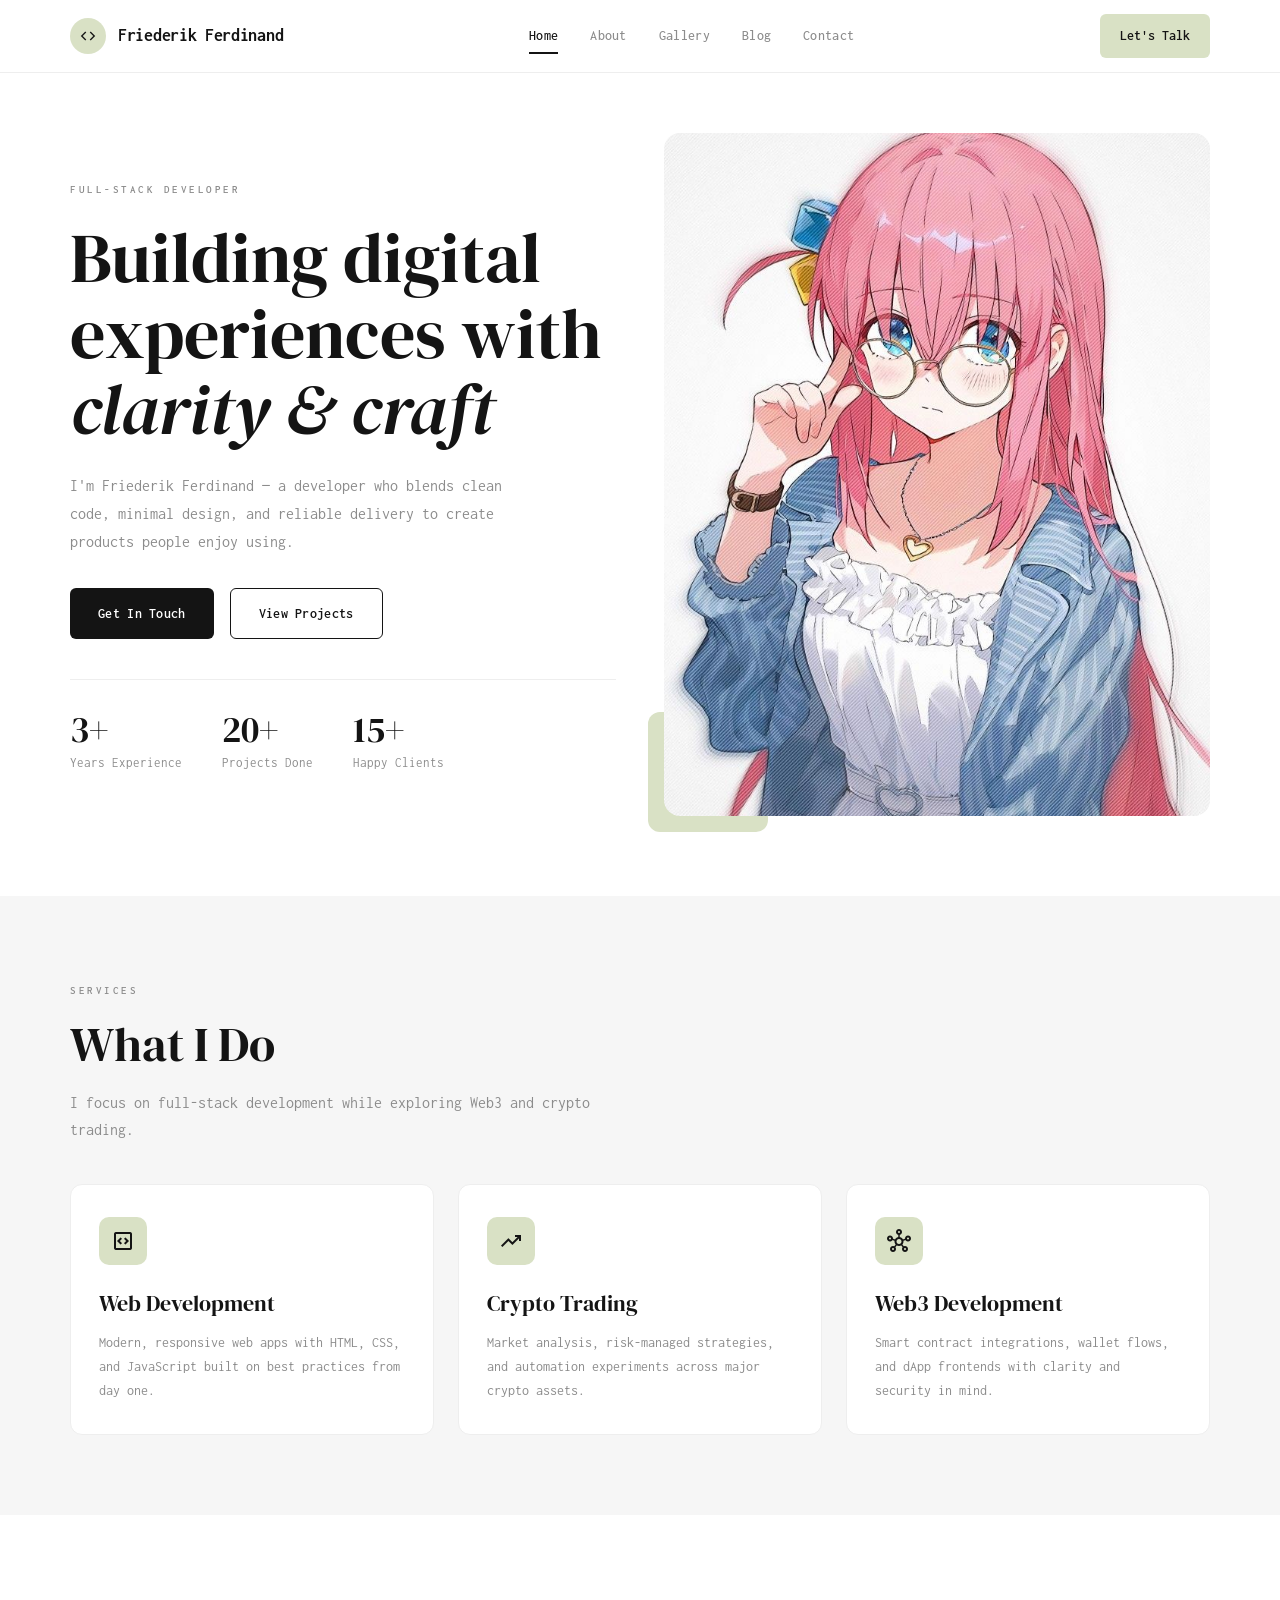
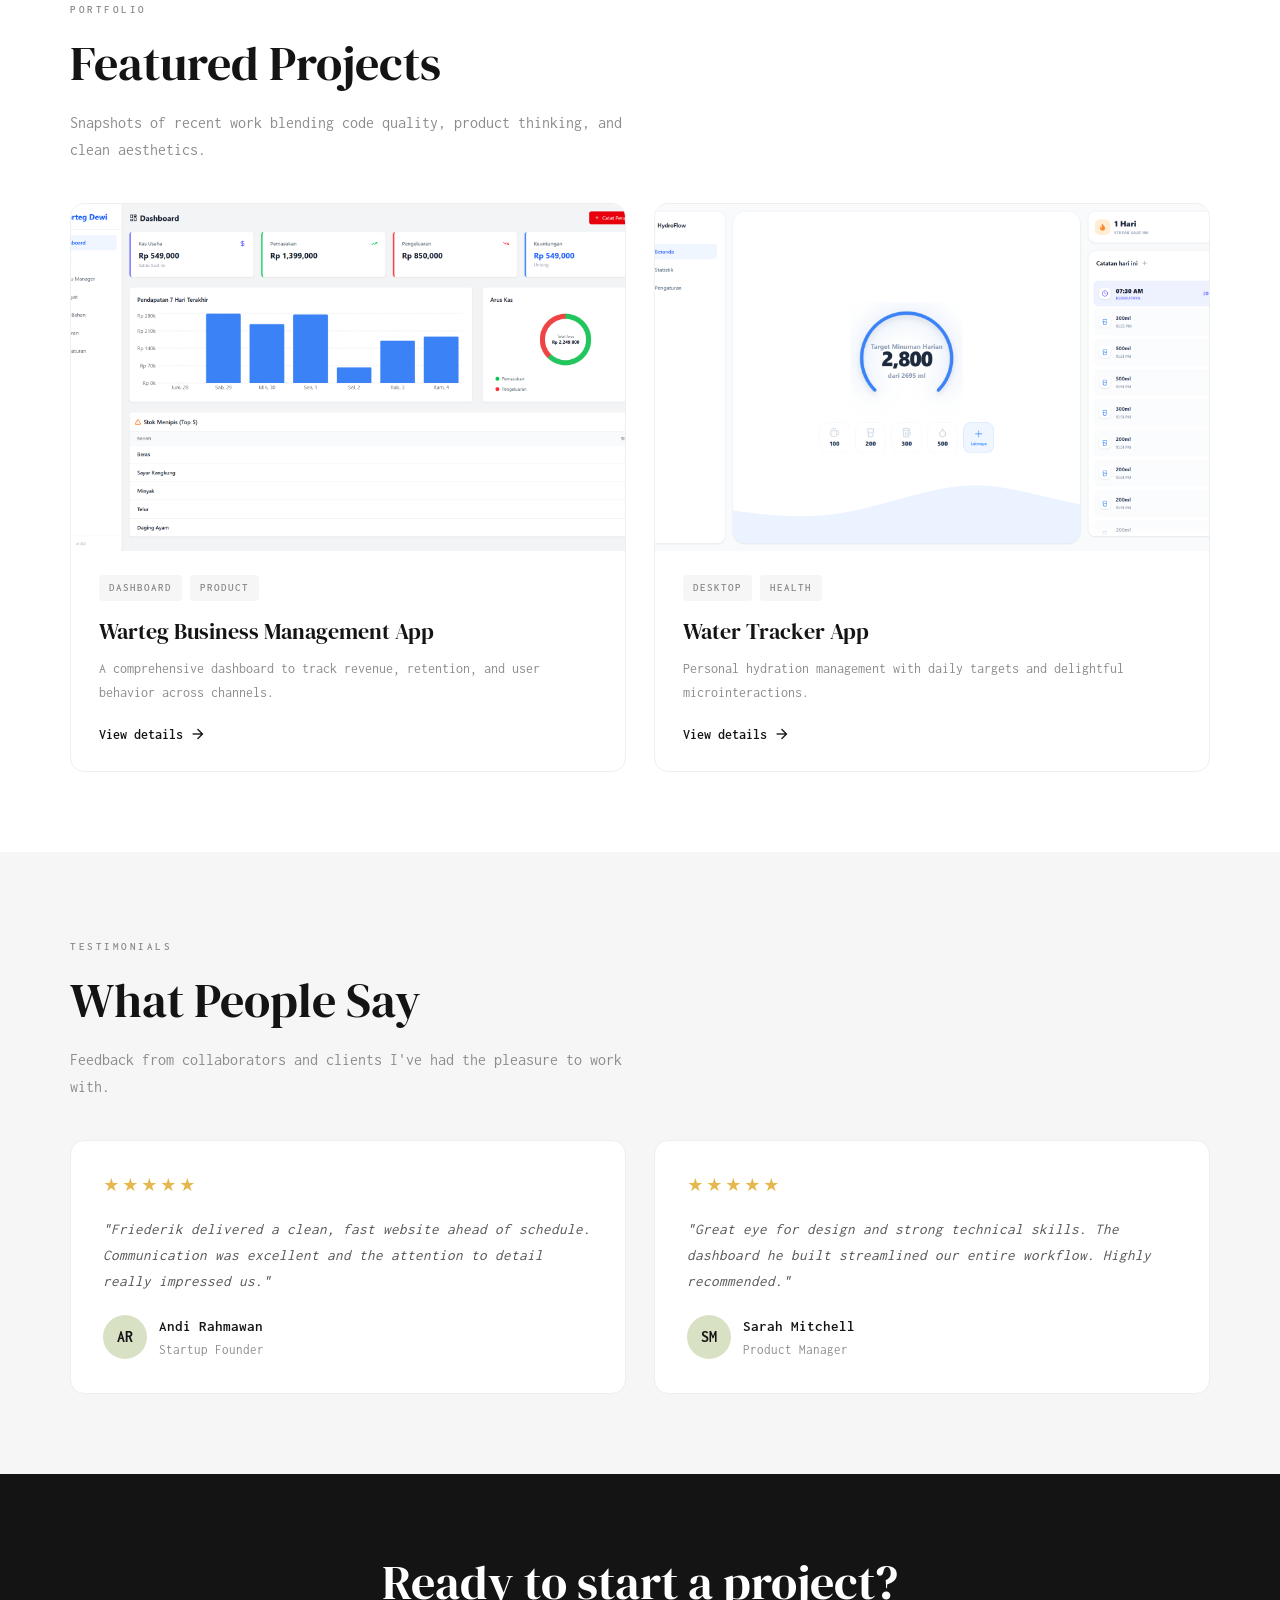
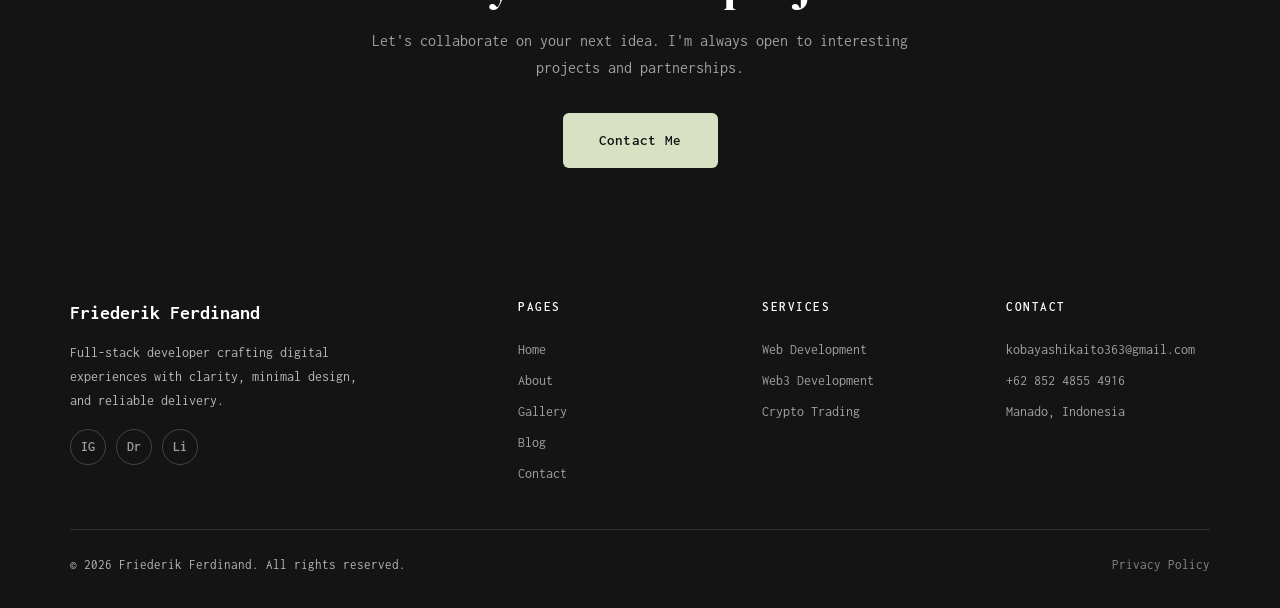
<file: index.html>
<!DOCTYPE html>
<html lang="en">
<head>
  <meta charset="utf-8" />
  <meta name="viewport" content="width=device-width, initial-scale=1.0" />
  <title>Friederik Ferdinand — Full-Stack Developer</title>
  <link rel="preconnect" href="https://fonts.googleapis.com" />
  <link rel="preconnect" href="https://fonts.gstatic.com" crossorigin />
  <link href="https://fonts.googleapis.com/css2?family=DM+Serif+Display:ital@0;1&family=Inter:wght@300;400;500;600;700&family=Material+Symbols+Outlined:wght,FILL@400,0&display=swap" rel="stylesheet" />
  <link rel="stylesheet" href="css/style.css" />
</head>
<body>
  <div class="page">

    <!-- ── Header ── -->
    <header class="navbar" id="navbar">
      <div class="container bar">
        <a class="brand" href="index.html">
          <span class="logo-icon"><span class="material-symbols-outlined" style="font-size:18px">code</span></span>
          <span>Friederik Ferdinand</span>
        </a>
        <nav class="nav-links" id="nav-links">
          <a href="index.html">Home</a>
          <a href="about.html">About</a>
          <a href="gallery.html">Gallery</a>
          <a href="blog.html">Blog</a>
          <a href="contact.html">Contact</a>
        </nav>
        <div class="nav-right">
          <a class="nav-cta" href="contact.html">Let's Talk</a>
          <button class="nav-toggle" id="nav-toggle" aria-label="Menu">
            <span class="material-symbols-outlined">menu</span>
          </button>
        </div>
      </div>
    </header>

    <main>
      <!-- ── Hero ── -->
      <section class="hero">
        <div class="container hero-inner">
          <div class="hero-text animate-item" data-animate>
            <p class="hero-label">Full-Stack Developer</p>
            <h1 class="hero-title">Building digital<br>experiences with<br><em>clarity & craft</em></h1>
            <p class="hero-desc">I'm Friederik Ferdinand — a developer who blends clean code, minimal design, and reliable delivery to create products people enjoy using.</p>
            <div class="hero-actions">
              <a class="btn btn-primary" href="contact.html">Get In Touch</a>
              <a class="btn btn-outline" href="gallery.html">View Projects</a>
            </div>
            <div class="hero-stats">
              <div class="hero-stat animate-item" data-animate>
                <div class="num">3+</div>
                <div class="txt">Years Experience</div>
              </div>
              <div class="hero-stat animate-item" data-animate>
                <div class="num">20+</div>
                <div class="txt">Projects Done</div>
              </div>
              <div class="hero-stat animate-item" data-animate>
                <div class="num">15+</div>
                <div class="txt">Happy Clients</div>
              </div>
            </div>
          </div>
          <div class="hero-portrait animate-item" data-animate>
            <div class="img-wrap">
              <div class="img-bg" style="background-image: url('assets/img/Bocchi 2.jpg')"></div>
            </div>
            <div class="accent-block"></div>
          </div>
        </div>
      </section>

      <!-- ── What I Do ── -->
      <section class="section section--smoke" id="services">
        <div class="container">
          <p class="section-label animate-item" data-animate>Services</p>
          <h2 class="section-title animate-item" data-animate>What I Do</h2>
          <p class="section-subtitle animate-item" data-animate>I focus on full-stack development while exploring Web3 and crypto trading.</p>

          <div class="services-grid" style="margin-top:40px">
            <div class="service-card animate-item" data-animate>
              <div class="icon"><span class="material-symbols-outlined">code_blocks</span></div>
              <h3>Web Development</h3>
              <p>Modern, responsive web apps with HTML, CSS, and JavaScript built on best practices from day one.</p>
            </div>
            <div class="service-card animate-item" data-animate>
              <div class="icon"><span class="material-symbols-outlined">trending_up</span></div>
              <h3>Crypto Trading</h3>
              <p>Market analysis, risk-managed strategies, and automation experiments across major crypto assets.</p>
            </div>
            <div class="service-card animate-item" data-animate>
              <div class="icon"><span class="material-symbols-outlined">hub</span></div>
              <h3>Web3 Development</h3>
              <p>Smart contract integrations, wallet flows, and dApp frontends with clarity and security in mind.</p>
            </div>
          </div>
        </div>
      </section>

      <!-- ── Featured Projects ── -->
      <section class="section" id="projects">
        <div class="container">
          <p class="section-label animate-item" data-animate>Portfolio</p>
          <h2 class="section-title animate-item" data-animate>Featured Projects</h2>
          <p class="section-subtitle animate-item" data-animate>Snapshots of recent work blending code quality, product thinking, and clean aesthetics.</p>

          <div class="projects-grid" style="margin-top:40px">
            <div class="project-card animate-item" data-animate>
              <div class="project-thumb">
                <div class="thumb-bg" style="background-image: url('assets/img/Product2.png')"></div>
              </div>
              <div class="project-body">
                <div class="project-tags">
                  <span class="project-tag">Dashboard</span>
                  <span class="project-tag">Product</span>
                </div>
                <h3>Warteg Business Management App</h3>
                <p>A comprehensive dashboard to track revenue, retention, and user behavior across channels.</p>
                <a class="project-link" href="gallery.html">View details <span class="material-symbols-outlined" style="font-size:18px">arrow_forward</span></a>
              </div>
            </div>
            <div class="project-card animate-item" data-animate>
              <div class="project-thumb">
                <div class="thumb-bg" style="background-image: url('assets/img/Product3.png')"></div>
              </div>
              <div class="project-body">
                <div class="project-tags">
                  <span class="project-tag">Desktop</span>
                  <span class="project-tag">Health</span>
                </div>
                <h3>Water Tracker App</h3>
                <p>Personal hydration management with daily targets and delightful microinteractions.</p>
                <a class="project-link" href="gallery.html">View details <span class="material-symbols-outlined" style="font-size:18px">arrow_forward</span></a>
              </div>
            </div>
          </div>
        </div>
      </section>

      <!-- ── Testimonials ── -->
      <section class="section section--smoke" id="testimonials">
        <div class="container">
          <p class="section-label animate-item" data-animate>Testimonials</p>
          <h2 class="section-title animate-item" data-animate>What People Say</h2>
          <p class="section-subtitle animate-item" data-animate>Feedback from collaborators and clients I've had the pleasure to work with.</p>

          <div class="testimonials-grid" style="margin-top:40px">
            <div class="testimonial-card animate-item" data-animate>
              <div class="stars">★★★★★</div>
              <blockquote>"Friederik delivered a clean, fast website ahead of schedule. Communication was excellent and the attention to detail really impressed us."</blockquote>
              <div class="testimonial-author">
                <div class="avatar">AR</div>
                <div>
                  <div class="name">Andi Rahmawan</div>
                  <div class="role">Startup Founder</div>
                </div>
              </div>
            </div>
            <div class="testimonial-card animate-item" data-animate>
              <div class="stars">★★★★★</div>
              <blockquote>"Great eye for design and strong technical skills. The dashboard he built streamlined our entire workflow. Highly recommended."</blockquote>
              <div class="testimonial-author">
                <div class="avatar">SM</div>
                <div>
                  <div class="name">Sarah Mitchell</div>
                  <div class="role">Product Manager</div>
                </div>
              </div>
            </div>
          </div>
        </div>
      </section>

      <!-- ── CTA Banner ── -->
      <section class="cta-banner">
        <div class="container">
          <h2 class="section-title animate-item" data-animate>Ready to start a project?</h2>
          <p class="section-subtitle animate-item" data-animate>Let's collaborate on your next idea. I'm always open to interesting projects and partnerships.</p>
          <a class="btn btn-sage animate-item" data-animate href="contact.html">Contact Me</a>
        </div>
      </section>
    </main>

    <!-- ── Footer ── -->
    <footer class="footer">
      <div class="container">
        <div class="footer-inner">
          <div>
            <div class="footer-brand">Friederik Ferdinand</div>
            <p class="footer-desc">Full-stack developer crafting digital experiences with clarity, minimal design, and reliable delivery.</p>
            <div class="footer-social">
              <a href="https://instagram.com" aria-label="Instagram">IG</a>
              <a href="https://dribbble.com" aria-label="Dribbble">Dr</a>
              <a href="https://linkedin.com" aria-label="LinkedIn">Li</a>
            </div>
          </div>
          <div class="footer-col">
            <h4>Pages</h4>
            <a href="index.html">Home</a>
            <a href="about.html">About</a>
            <a href="gallery.html">Gallery</a>
            <a href="blog.html">Blog</a>
            <a href="contact.html">Contact</a>
          </div>
          <div class="footer-col">
            <h4>Services</h4>
            <a href="#">Web Development</a>
            <a href="#">Web3 Development</a>
            <a href="#">Crypto Trading</a>
          </div>
          <div class="footer-col">
            <h4>Contact</h4>
            <a href="mailto:kobayashikaito363@gmail.com">kobayashikaito363@gmail.com</a>
            <a href="tel:+6285248554916">+62 852 4855 4916</a>
            <a href="#">Manado, Indonesia</a>
          </div>
        </div>
        <div class="footer-bottom">
          <span>&copy; 2026 Friederik Ferdinand. All rights reserved.</span>
          <a href="#">Privacy Policy</a>
        </div>
      </div>
    </footer>

  </div>
  <script src="js/script.js"></script>
</body>
</html>
</file>
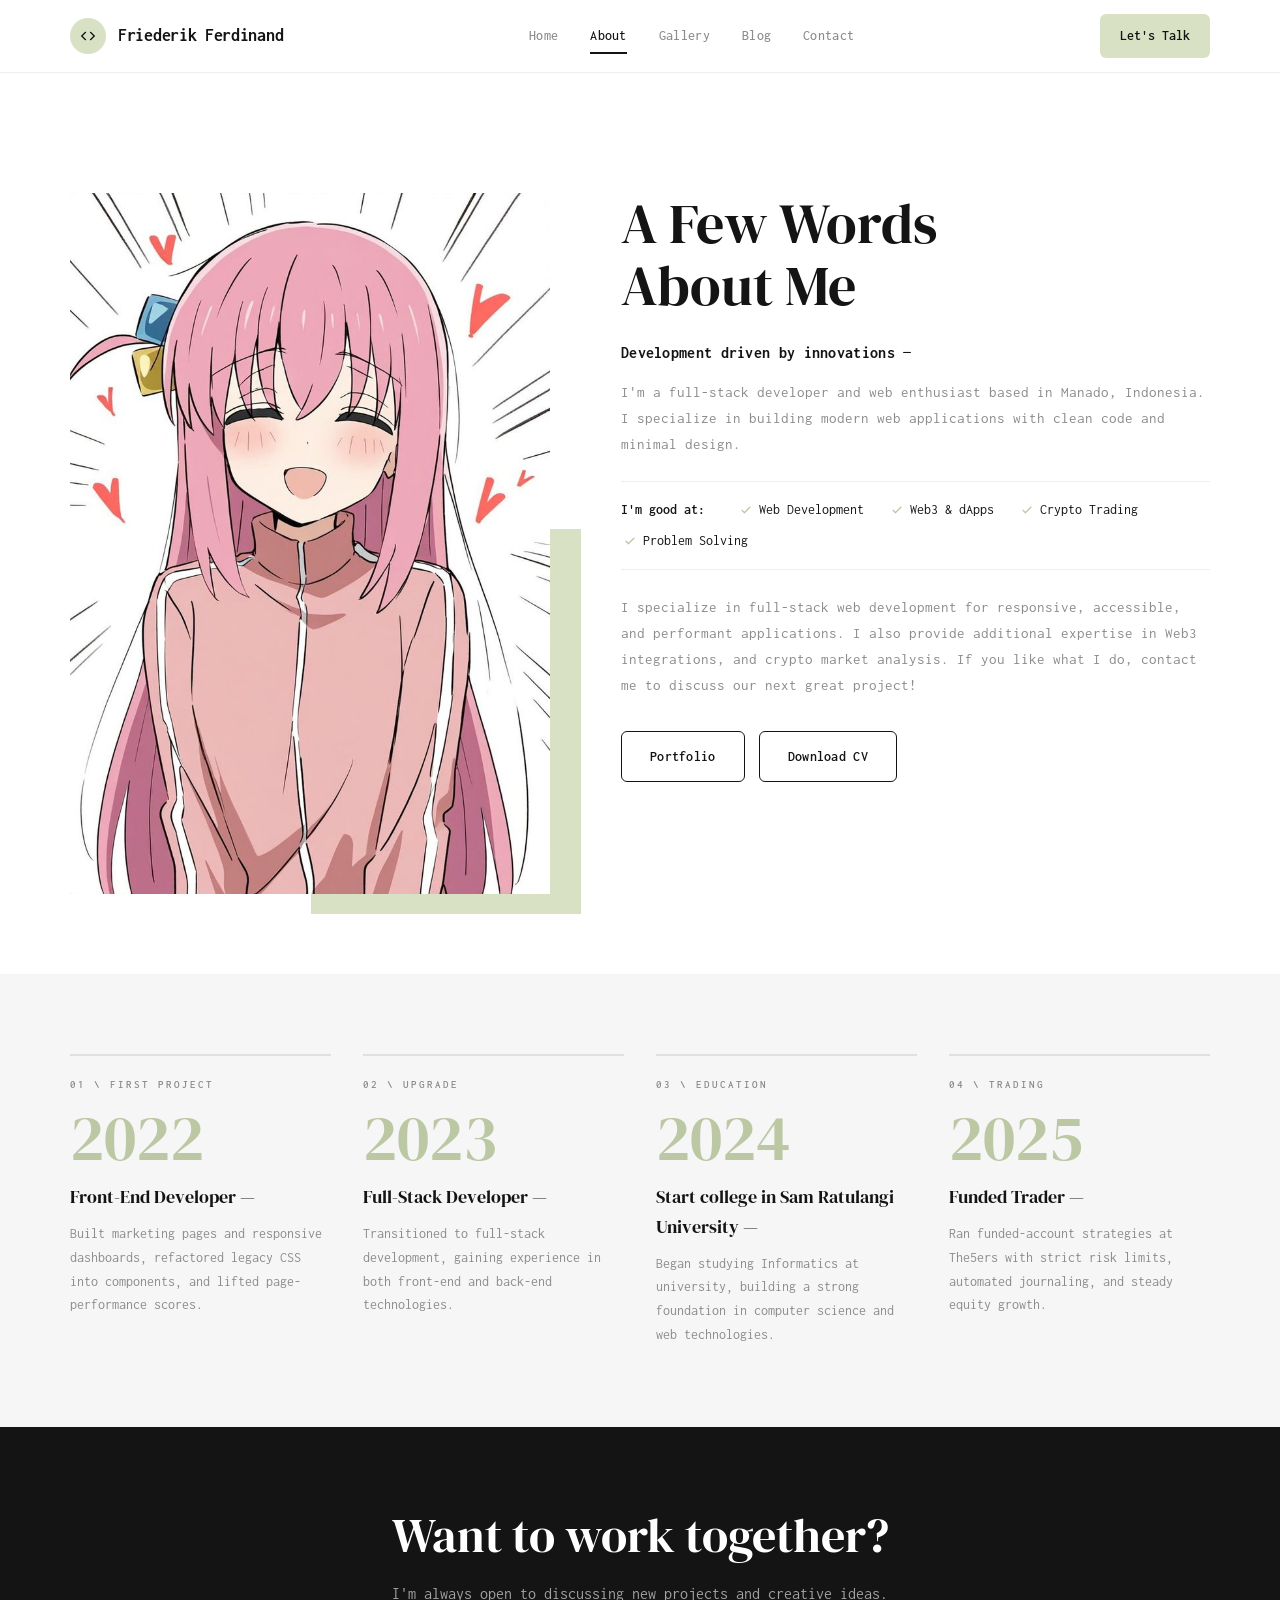
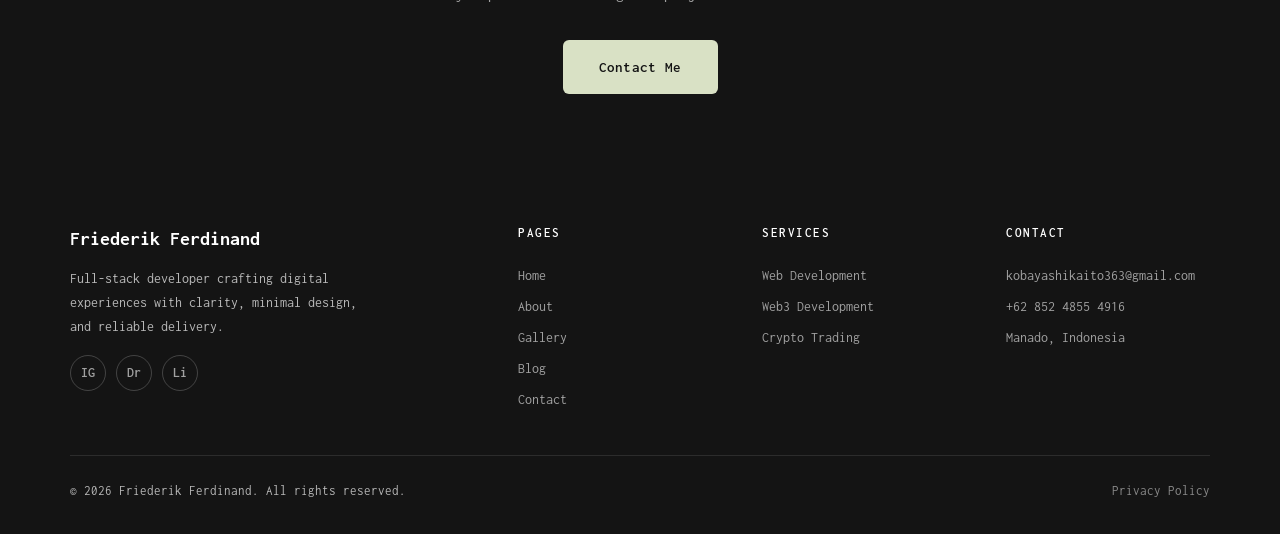
<file: about.html>
<!DOCTYPE html>
<html lang="en">
<head>
  <meta charset="utf-8" />
  <meta name="viewport" content="width=device-width, initial-scale=1.0" />
  <title>About — Friederik Ferdinand</title>
  <link rel="preconnect" href="https://fonts.googleapis.com" />
  <link rel="preconnect" href="https://fonts.gstatic.com" crossorigin />
  <link href="https://fonts.googleapis.com/css2?family=DM+Serif+Display:ital@0;1&family=Inter:wght@300;400;500;600;700&family=Material+Symbols+Outlined:wght,FILL@400,0&display=swap" rel="stylesheet" />
  <link rel="stylesheet" href="css/style.css" />
</head>
<body>
  <div class="page">

    <!-- Header -->
    <header class="navbar" id="navbar">
      <div class="container bar">
        <a class="brand" href="index.html">
          <span class="logo-icon"><span class="material-symbols-outlined" style="font-size:18px">code</span></span>
          <span>Friederik Ferdinand</span>
        </a>
        <nav class="nav-links" id="nav-links">
          <a href="index.html">Home</a>
          <a href="about.html">About</a>
          <a href="gallery.html">Gallery</a>
          <a href="blog.html">Blog</a>
          <a href="contact.html">Contact</a>
        </nav>
        <div class="nav-right">
          <a class="nav-cta" href="contact.html">Let's Talk</a>
          <button class="nav-toggle" id="nav-toggle" aria-label="Menu">
            <span class="material-symbols-outlined">menu</span>
          </button>
        </div>
      </div>
    </header>

    <main>
      <!-- About Intro -->
      <section class="section about-section">
        <div class="container about-intro">
          <div class="about-img animate-item" data-animate>
            <img src="assets/img/Bocchi.jpg" alt="Portrait" />
            <div class="about-img-accent"></div>
          </div>
          <div class="about-text animate-item" data-animate>
            <h1 class="about-heading">A Few Words<br>About Me</h1>
            <p class="about-subtitle"><strong>Development driven by innovations</strong> —</p>
            <p class="about-lead">I'm a full-stack developer and web enthusiast based in Manado, Indonesia. I specialize in building modern web applications with clean code and minimal design.</p>

            <div class="about-skills">
              <span class="skill-label">I'm good at:</span>
              <span class="skill-item"><span class="material-symbols-outlined skill-check">check</span> Web Development</span>
              <span class="skill-item"><span class="material-symbols-outlined skill-check">check</span> Web3 &amp; dApps</span>
              <span class="skill-item"><span class="material-symbols-outlined skill-check">check</span> Crypto Trading</span>
              <span class="skill-item"><span class="material-symbols-outlined skill-check">check</span> Problem Solving</span>
            </div>

            <p class="about-desc">I specialize in full-stack web development for responsive, accessible, and performant applications. I also provide additional expertise in Web3 integrations, and crypto market analysis. If you like what I do, contact me to discuss our next great project!</p>

            <div class="about-actions">
              <a class="btn btn-outline" href="gallery.html">Portfolio</a>
              <a class="btn btn-outline" href="#">Download CV</a>
            </div>
          </div>
        </div>
      </section>

      <!-- Experience Timeline (horizontal) -->
      <section class="section section--smoke">
        <div class="container">
          <div class="htimeline">
            <div class="htimeline-item animate-item" data-animate>
              <p class="ht-label">01 \ First Project</p>
              <p class="ht-year">2022</p>
              <h3 class="ht-title">Front-End Developer —</h3>
              <p class="ht-desc">Built marketing pages and responsive dashboards, refactored legacy CSS into components, and lifted page-performance scores.</p>
            </div>
            <div class="htimeline-item animate-item" data-animate>
              <p class="ht-label">02 \ Upgrade</p>
              <p class="ht-year">2023</p>
              <h3 class="ht-title">Full-Stack Developer —</h3>
              <p class="ht-desc">Transitioned to full-stack development, gaining experience in both front-end and back-end technologies.</p>
            </div>
            <div class="htimeline-item animate-item" data-animate>
              <p class="ht-label">03 \ Education</p>
              <p class="ht-year">2024</p>
              <h3 class="ht-title">Start college in Sam Ratulangi University —</h3>
              <p class="ht-desc">Began studying Informatics at university, building a strong foundation in computer science and web technologies.</p>
            </div>
            <div class="htimeline-item animate-item" data-animate>
              <p class="ht-label">04 \ Trading</p>
              <p class="ht-year">2025</p>
              <h3 class="ht-title">Funded Trader —</h3>
              <p class="ht-desc">Ran funded-account strategies at The5ers with strict risk limits, automated journaling, and steady equity growth.</p>
            </div>
          </div>
        </div>
      </section>

      <!-- CTA -->
      <section class="cta-banner">
        <div class="container">
          <h2 class="section-title animate-item" data-animate>Want to work together?</h2>
          <p class="section-subtitle animate-item" data-animate>I'm always open to discussing new projects and creative ideas.</p>
          <a class="btn btn-sage animate-item" data-animate href="contact.html">Contact Me</a>
        </div>
      </section>
    </main>

    <!-- Footer -->
    <footer class="footer">
      <div class="container">
        <div class="footer-inner">
          <div>
            <div class="footer-brand">Friederik Ferdinand</div>
            <p class="footer-desc">Full-stack developer crafting digital experiences with clarity, minimal design, and reliable delivery.</p>
            <div class="footer-social">
              <a href="https://instagram.com" aria-label="Instagram">IG</a>
              <a href="https://dribbble.com" aria-label="Dribbble">Dr</a>
              <a href="https://linkedin.com" aria-label="LinkedIn">Li</a>
            </div>
          </div>
          <div class="footer-col">
            <h4>Pages</h4>
            <a href="index.html">Home</a>
            <a href="about.html">About</a>
            <a href="gallery.html">Gallery</a>
            <a href="blog.html">Blog</a>
            <a href="contact.html">Contact</a>
          </div>
          <div class="footer-col">
            <h4>Services</h4>
            <a href="#">Web Development</a>
            <a href="#">Web3 Development</a>
            <a href="#">Crypto Trading</a>
          </div>
          <div class="footer-col">
            <h4>Contact</h4>
            <a href="mailto:kobayashikaito363@gmail.com">kobayashikaito363@gmail.com</a>
            <a href="tel:+6285248554916">+62 852 4855 4916</a>
            <a href="#">Manado, Indonesia</a>
          </div>
        </div>
        <div class="footer-bottom">
          <span>&copy; 2026 Friederik Ferdinand. All rights reserved.</span>
          <a href="#">Privacy Policy</a>
        </div>
      </div>
    </footer>

  </div>
  <script src="js/script.js"></script>
</body>
</html>
</file>
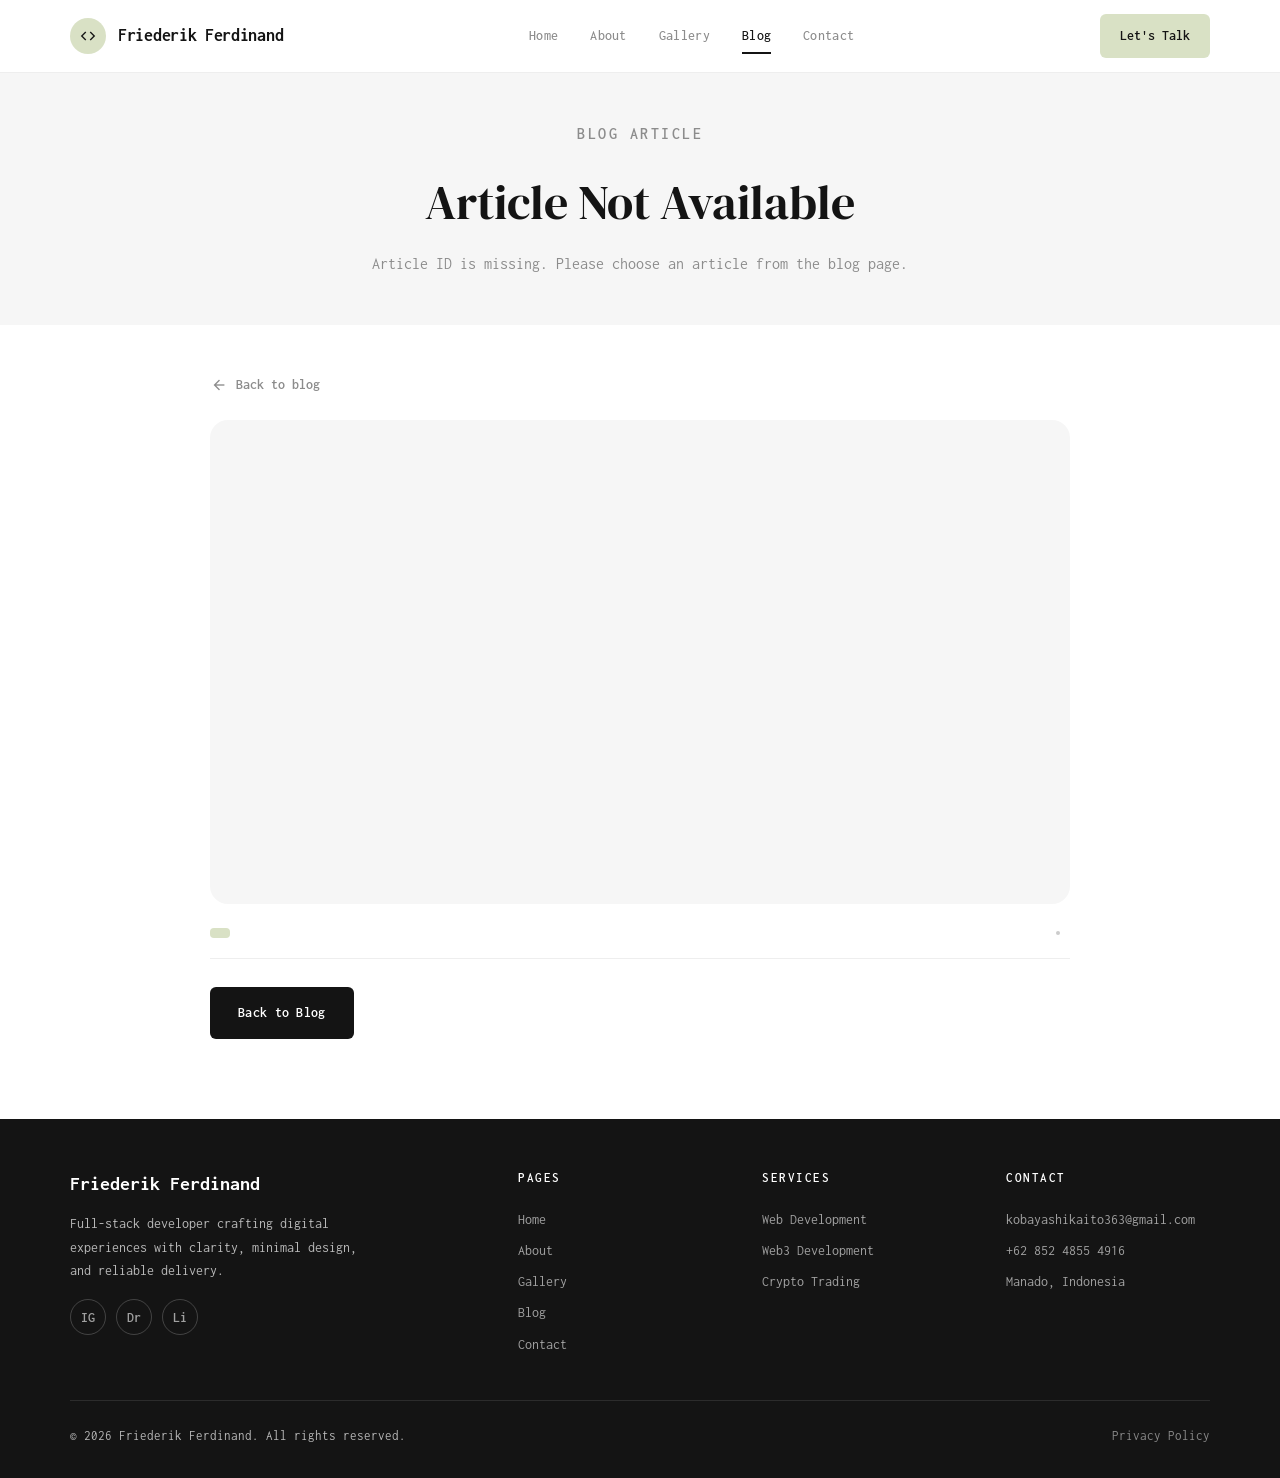
<file: article.html>
<!DOCTYPE html>
<html lang="en">
<head>
  <meta charset="utf-8" />
  <meta name="viewport" content="width=device-width, initial-scale=1.0" />
  <title>Article — Friederik Ferdinand</title>
  <link rel="preconnect" href="https://fonts.googleapis.com" />
  <link rel="preconnect" href="https://fonts.gstatic.com" crossorigin />
  <link href="https://fonts.googleapis.com/css2?family=DM+Serif+Display:ital@0;1&family=Inter:wght@300;400;500;600;700&family=Material+Symbols+Outlined:wght,FILL@400,0&display=swap" rel="stylesheet" />
  <link rel="stylesheet" href="css/style.css" />
</head>
<body>
  <div class="page">
    <header class="navbar" id="navbar">
      <div class="container bar">
        <a class="brand" href="index.html">
          <span class="logo-icon"><span class="material-symbols-outlined" style="font-size:18px">code</span></span>
          <span>Friederik Ferdinand</span>
        </a>
        <nav class="nav-links" id="nav-links">
          <a href="index.html">Home</a>
          <a href="about.html">About</a>
          <a href="gallery.html">Gallery</a>
          <a href="blog.html">Blog</a>
          <a href="contact.html">Contact</a>
        </nav>
        <div class="nav-right">
          <a class="nav-cta" href="contact.html">Let's Talk</a>
          <button class="nav-toggle" id="nav-toggle" aria-label="Menu">
            <span class="material-symbols-outlined">menu</span>
          </button>
        </div>
      </div>
    </header>

    <main id="article-page">
      <section class="page-header">
        <div class="container">
          <p class="section-label">Blog Article</p>
          <h1 id="article-title">Loading article...</h1>
          <p id="article-summary">Please wait while the article content is prepared.</p>
        </div>
      </section>

      <section class="section article-section">
        <div class="container article-layout animate-item" data-animate>
          <a class="article-backlink" href="blog.html">
            <span class="material-symbols-outlined" style="font-size:18px">arrow_back</span>
            <span>Back to blog</span>
          </a>
          <div class="article-hero">
            <div class="article-hero__image" id="article-hero-image"></div>
          </div>
          <div class="article-meta-row">
            <span class="article-tag" id="article-tag"></span>
            <div class="article-meta">
              <span id="article-date"></span>
              <span class="dot"></span>
              <span id="article-read-time"></span>
            </div>
          </div>
          <article class="article-content" id="article-content"></article>
        </div>
      </section>
    </main>

    <footer class="footer">
      <div class="container">
        <div class="footer-inner">
          <div>
            <div class="footer-brand">Friederik Ferdinand</div>
            <p class="footer-desc">Full-stack developer crafting digital experiences with clarity, minimal design, and reliable delivery.</p>
            <div class="footer-social">
              <a href="https://instagram.com" aria-label="Instagram">IG</a>
              <a href="https://dribbble.com" aria-label="Dribbble">Dr</a>
              <a href="https://linkedin.com" aria-label="LinkedIn">Li</a>
            </div>
          </div>
          <div class="footer-col">
            <h4>Pages</h4>
            <a href="index.html">Home</a>
            <a href="about.html">About</a>
            <a href="gallery.html">Gallery</a>
            <a href="blog.html">Blog</a>
            <a href="contact.html">Contact</a>
          </div>
          <div class="footer-col">
            <h4>Services</h4>
            <a href="#">Web Development</a>
            <a href="#">Web3 Development</a>
            <a href="#">Crypto Trading</a>
          </div>
          <div class="footer-col">
            <h4>Contact</h4>
            <a href="mailto:kobayashikaito363@gmail.com">kobayashikaito363@gmail.com</a>
            <a href="tel:+6285248554916">+62 852 4855 4916</a>
            <a href="#">Manado, Indonesia</a>
          </div>
        </div>
        <div class="footer-bottom">
          <span>&copy; 2026 Friederik Ferdinand. All rights reserved.</span>
          <a href="#">Privacy Policy</a>
        </div>
      </div>
    </footer>
  </div>
  <script src="js/script.js"></script>
</body>
</html>
</file>
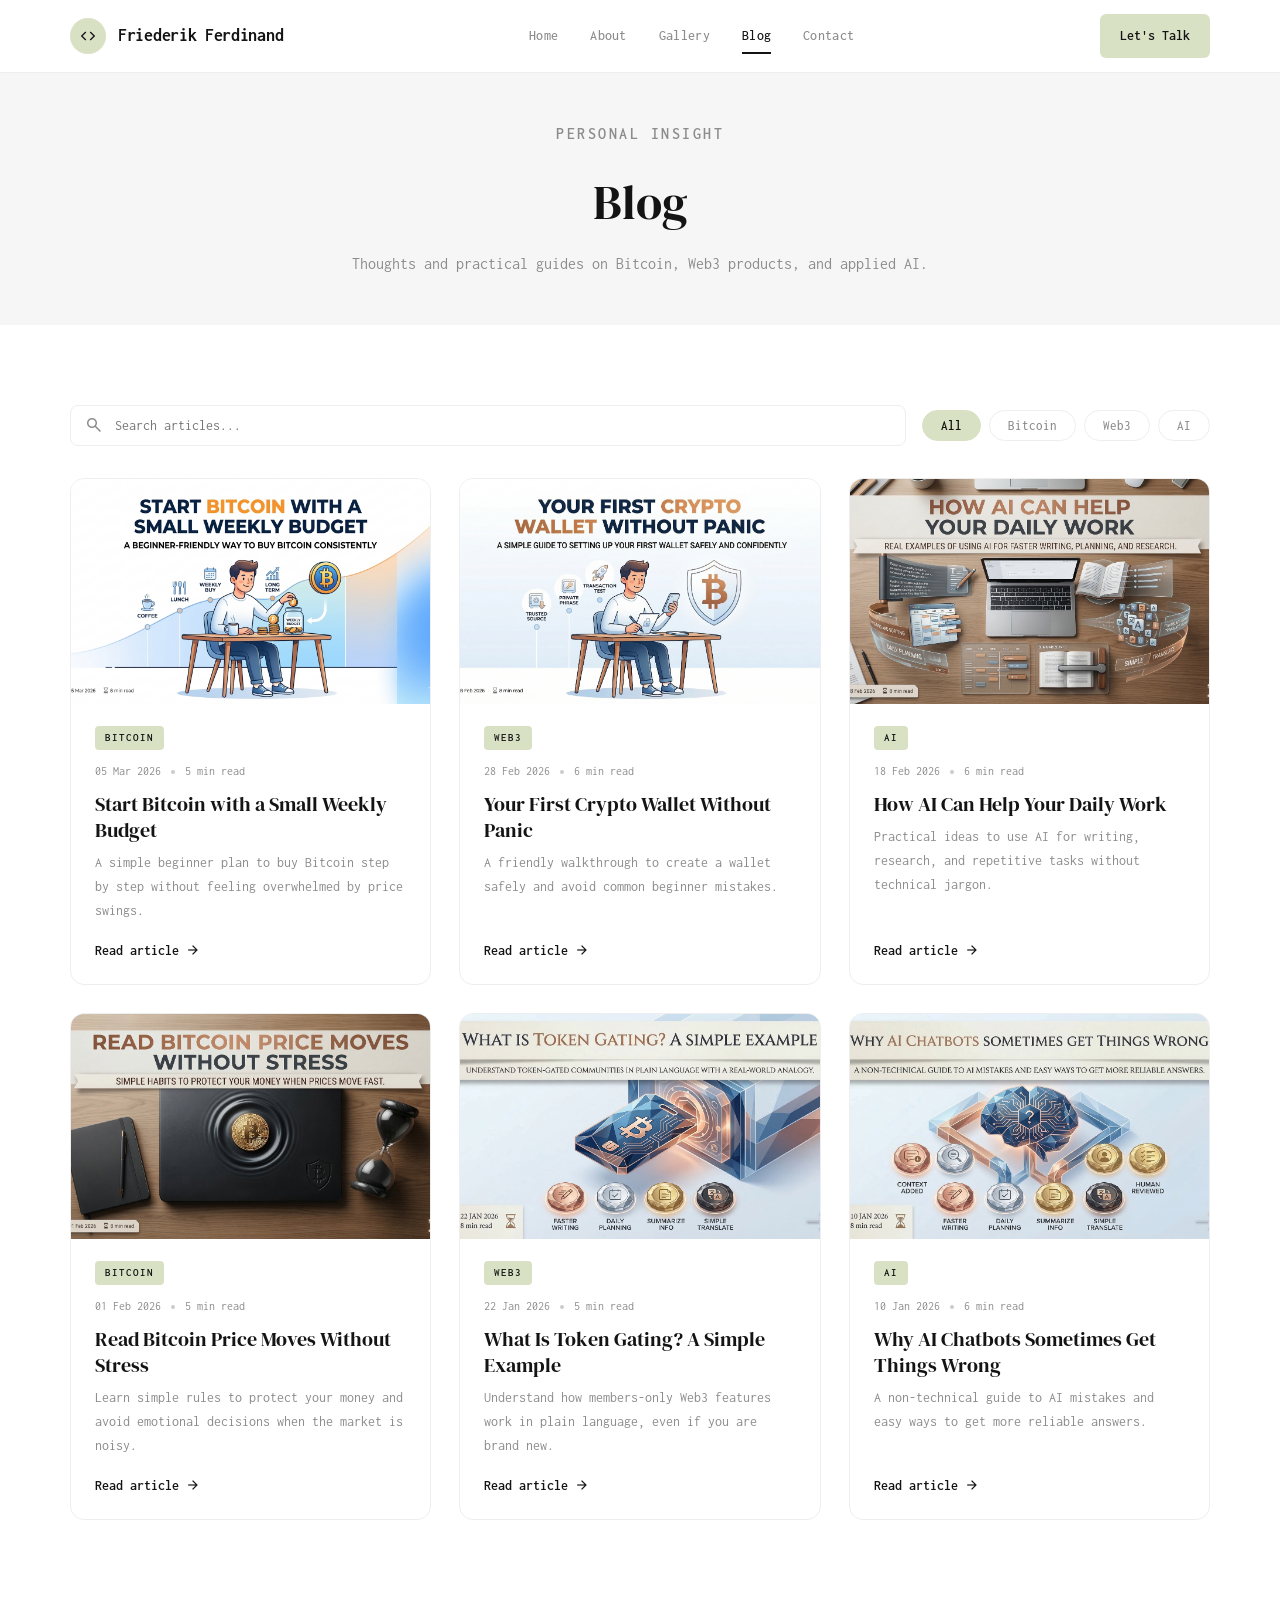
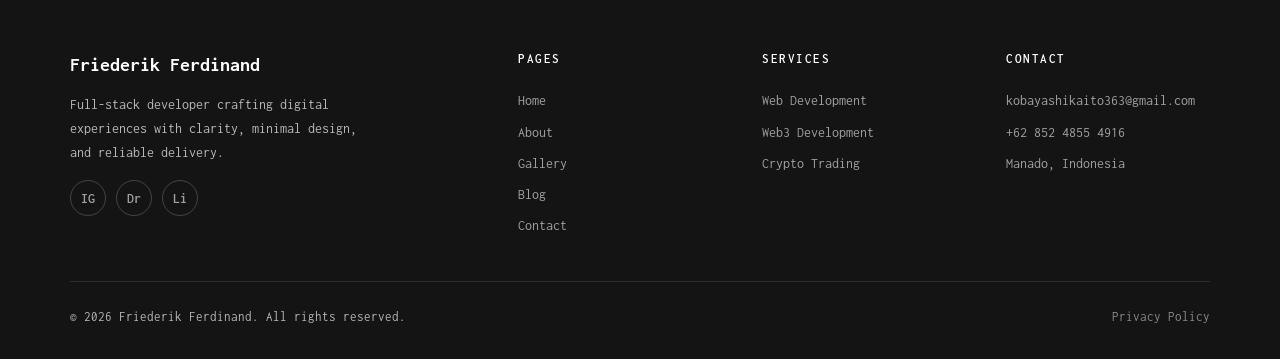
<file: blog.html>
<!DOCTYPE html>
<html lang="en">
<head>
    <meta charset="utf-8" />
    <meta name="viewport" content="width=device-width, initial-scale=1.0" />
    <title>Blog — Friederik Ferdinand</title>
    <link rel="preconnect" href="https://fonts.googleapis.com" />
    <link rel="preconnect" href="https://fonts.gstatic.com" crossorigin />
    <link href="https://fonts.googleapis.com/css2?family=DM+Serif+Display:ital@0;1&family=Inter:wght@300;400;500;600;700&family=Material+Symbols+Outlined:wght,FILL@400,0&display=swap" rel="stylesheet" />
    <link rel="stylesheet" href="css/style.css" />
</head>
<body>
  <div class="page">

    <!-- Header -->
    <header class="navbar" id="navbar">
      <div class="container bar">
        <a class="brand" href="index.html">
          <span class="logo-icon"><span class="material-symbols-outlined" style="font-size:18px">code</span></span>
          <span>Friederik Ferdinand</span>
        </a>
        <nav class="nav-links" id="nav-links">
          <a href="index.html">Home</a>
          <a href="about.html">About</a>
          <a href="gallery.html">Gallery</a>
          <a href="blog.html">Blog</a>
          <a href="contact.html">Contact</a>
        </nav>
        <div class="nav-right">
          <a class="nav-cta" href="contact.html">Let's Talk</a>
          <button class="nav-toggle" id="nav-toggle" aria-label="Menu">
            <span class="material-symbols-outlined">menu</span>
          </button>
        </div>
      </div>
    </header>

    <main>
      <!-- Page Header -->
      <section class="page-header">
        <div class="container">
          <p class="section-label">Personal Insight</p>
          <h1>Blog</h1>
          <p>Thoughts and practical guides on Bitcoin, Web3 products, and applied AI.</p>
        </div>
      </section>

      <!-- Blog Content -->
      <section class="section">
        <div class="container">
          <!-- Filter bar -->
          <div class="filter-bar animate-item" data-animate>
            <div class="search-wrap">
              <span class="material-symbols-outlined">search</span>
              <input id="blog-search" type="text" placeholder="Search articles..." />
            </div>
            <div class="chip-row" id="blog-filters">
              <button class="chip active" data-filter="all">All</button>
              <button class="chip" data-filter="Bitcoin">Bitcoin</button>
              <button class="chip" data-filter="Web3">Web3</button>
              <button class="chip" data-filter="AI">AI</button>
            </div>
          </div>

          <!-- Blog grid -->
          <div class="blog-grid" id="blog-list">
            <article class="blog-card animate-item" data-animate data-category="Bitcoin" data-title="Start Bitcoin with a Small Weekly Budget">
              <div class="thumb">
                <div class="thumb-bg" style="background-image: url('assets/icon/Article1.png')"></div>
              </div>
              <div class="body">
                <span class="tag">Bitcoin</span>
                <div class="meta"><span>05 Mar 2026</span><span class="dot"></span><span>5 min read</span></div>
                <h3>Start Bitcoin with a Small Weekly Budget</h3>
                <p class="desc">A simple beginner plan to buy Bitcoin step by step without feeling overwhelmed by price swings.</p>
                <a class="read-more" href="article.html?id=bitcoin-weekly-budget">Read article <span class="material-symbols-outlined" style="font-size:16px">arrow_forward</span></a>
              </div>
            </article>

            <article class="blog-card animate-item" data-animate data-category="Web3" data-title="Your First Crypto Wallet Without Panic">
              <div class="thumb">
                <div class="thumb-bg" style="background-image: url('assets/icon/Article2.png')"></div>
              </div>
              <div class="body">
                <span class="tag">Web3</span>
                <div class="meta"><span>28 Feb 2026</span><span class="dot"></span><span>6 min read</span></div>
                <h3>Your First Crypto Wallet Without Panic</h3>
                <p class="desc">A friendly walkthrough to create a wallet safely and avoid common beginner mistakes.</p>
                <a class="read-more" href="article.html?id=first-crypto-wallet">Read article <span class="material-symbols-outlined" style="font-size:16px">arrow_forward</span></a>
              </div>
            </article>

            <article class="blog-card animate-item" data-animate data-category="AI" data-title="How AI Can Help Your Daily Work">
              <div class="thumb">
                <div class="thumb-bg" style="background-image: url('assets/icon/Article3.png')"></div>
              </div>
              <div class="body">
                <span class="tag">AI</span>
                <div class="meta"><span>18 Feb 2026</span><span class="dot"></span><span>6 min read</span></div>
                <h3>How AI Can Help Your Daily Work</h3>
                <p class="desc">Practical ideas to use AI for writing, research, and repetitive tasks without technical jargon.</p>
                <a class="read-more" href="article.html?id=ai-for-daily-work">Read article <span class="material-symbols-outlined" style="font-size:16px">arrow_forward</span></a>
              </div>
            </article>

            <article class="blog-card animate-item" data-animate data-category="Bitcoin" data-title="Read Bitcoin Price Moves Without Stress">
              <div class="thumb">
                <div class="thumb-bg" style="background-image: url('assets/icon/Article4.png')"></div>
              </div>
              <div class="body">
                <span class="tag">Bitcoin</span>
                <div class="meta"><span>01 Feb 2026</span><span class="dot"></span><span>5 min read</span></div>
                <h3>Read Bitcoin Price Moves Without Stress</h3>
                <p class="desc">Learn simple rules to protect your money and avoid emotional decisions when the market is noisy.</p>
                <a class="read-more" href="article.html?id=bitcoin-without-stress">Read article <span class="material-symbols-outlined" style="font-size:16px">arrow_forward</span></a>
              </div>
            </article>

            <article class="blog-card animate-item" data-animate data-category="Web3" data-title="What Is Token Gating? A Simple Example">
              <div class="thumb">
                <div class="thumb-bg" style="background-image: url('assets/icon/Article5.png')"></div>
              </div>
              <div class="body">
                <span class="tag">Web3</span>
                <div class="meta"><span>22 Jan 2026</span><span class="dot"></span><span>5 min read</span></div>
                <h3>What Is Token Gating? A Simple Example</h3>
                <p class="desc">Understand how members-only Web3 features work in plain language, even if you are brand new.</p>
                <a class="read-more" href="article.html?id=token-gating-simple">Read article <span class="material-symbols-outlined" style="font-size:16px">arrow_forward</span></a>
              </div>
            </article>

            <article class="blog-card animate-item" data-animate data-category="AI" data-title="Why AI Chatbots Sometimes Get Things Wrong">
              <div class="thumb">
                <div class="thumb-bg" style="background-image: url('assets/icon/Article6.png')"></div>
              </div>
              <div class="body">
                <span class="tag">AI</span>
                <div class="meta"><span>10 Jan 2026</span><span class="dot"></span><span>6 min read</span></div>
                <h3>Why AI Chatbots Sometimes Get Things Wrong</h3>
                <p class="desc">A non-technical guide to AI mistakes and easy ways to get more reliable answers.</p>
                <a class="read-more" href="article.html?id=why-ai-wrong">Read article <span class="material-symbols-outlined" style="font-size:16px">arrow_forward</span></a>
              </div>
            </article>
          </div>
        </div>
      </section>
    </main>

    <!-- Footer -->
    <footer class="footer">
      <div class="container">
        <div class="footer-inner">
          <div>
            <div class="footer-brand">Friederik Ferdinand</div>
            <p class="footer-desc">Full-stack developer crafting digital experiences with clarity, minimal design, and reliable delivery.</p>
            <div class="footer-social">
              <a href="https://instagram.com" aria-label="Instagram">IG</a>
              <a href="https://dribbble.com" aria-label="Dribbble">Dr</a>
              <a href="https://linkedin.com" aria-label="LinkedIn">Li</a>
            </div>
          </div>
          <div class="footer-col">
            <h4>Pages</h4>
            <a href="index.html">Home</a>
            <a href="about.html">About</a>
            <a href="gallery.html">Gallery</a>
            <a href="blog.html">Blog</a>
            <a href="contact.html">Contact</a>
          </div>
          <div class="footer-col">
            <h4>Services</h4>
            <a href="#">Web Development</a>
            <a href="#">Web3 Development</a>
            <a href="#">Crypto Trading</a>
          </div>
          <div class="footer-col">
            <h4>Contact</h4>
            <a href="mailto:kobayashikaito363@gmail.com">kobayashikaito363@gmail.com</a>
            <a href="tel:+6285248554916">+62 852 4855 4916</a>
            <a href="#">Manado, Indonesia</a>
          </div>
        </div>
        <div class="footer-bottom">
          <span>&copy; 2026 Friederik Ferdinand. All rights reserved.</span>
          <a href="#">Privacy Policy</a>
        </div>
      </div>
    </footer>

  </div>
  <script src="js/script.js"></script>
</body>
</html>
</file>
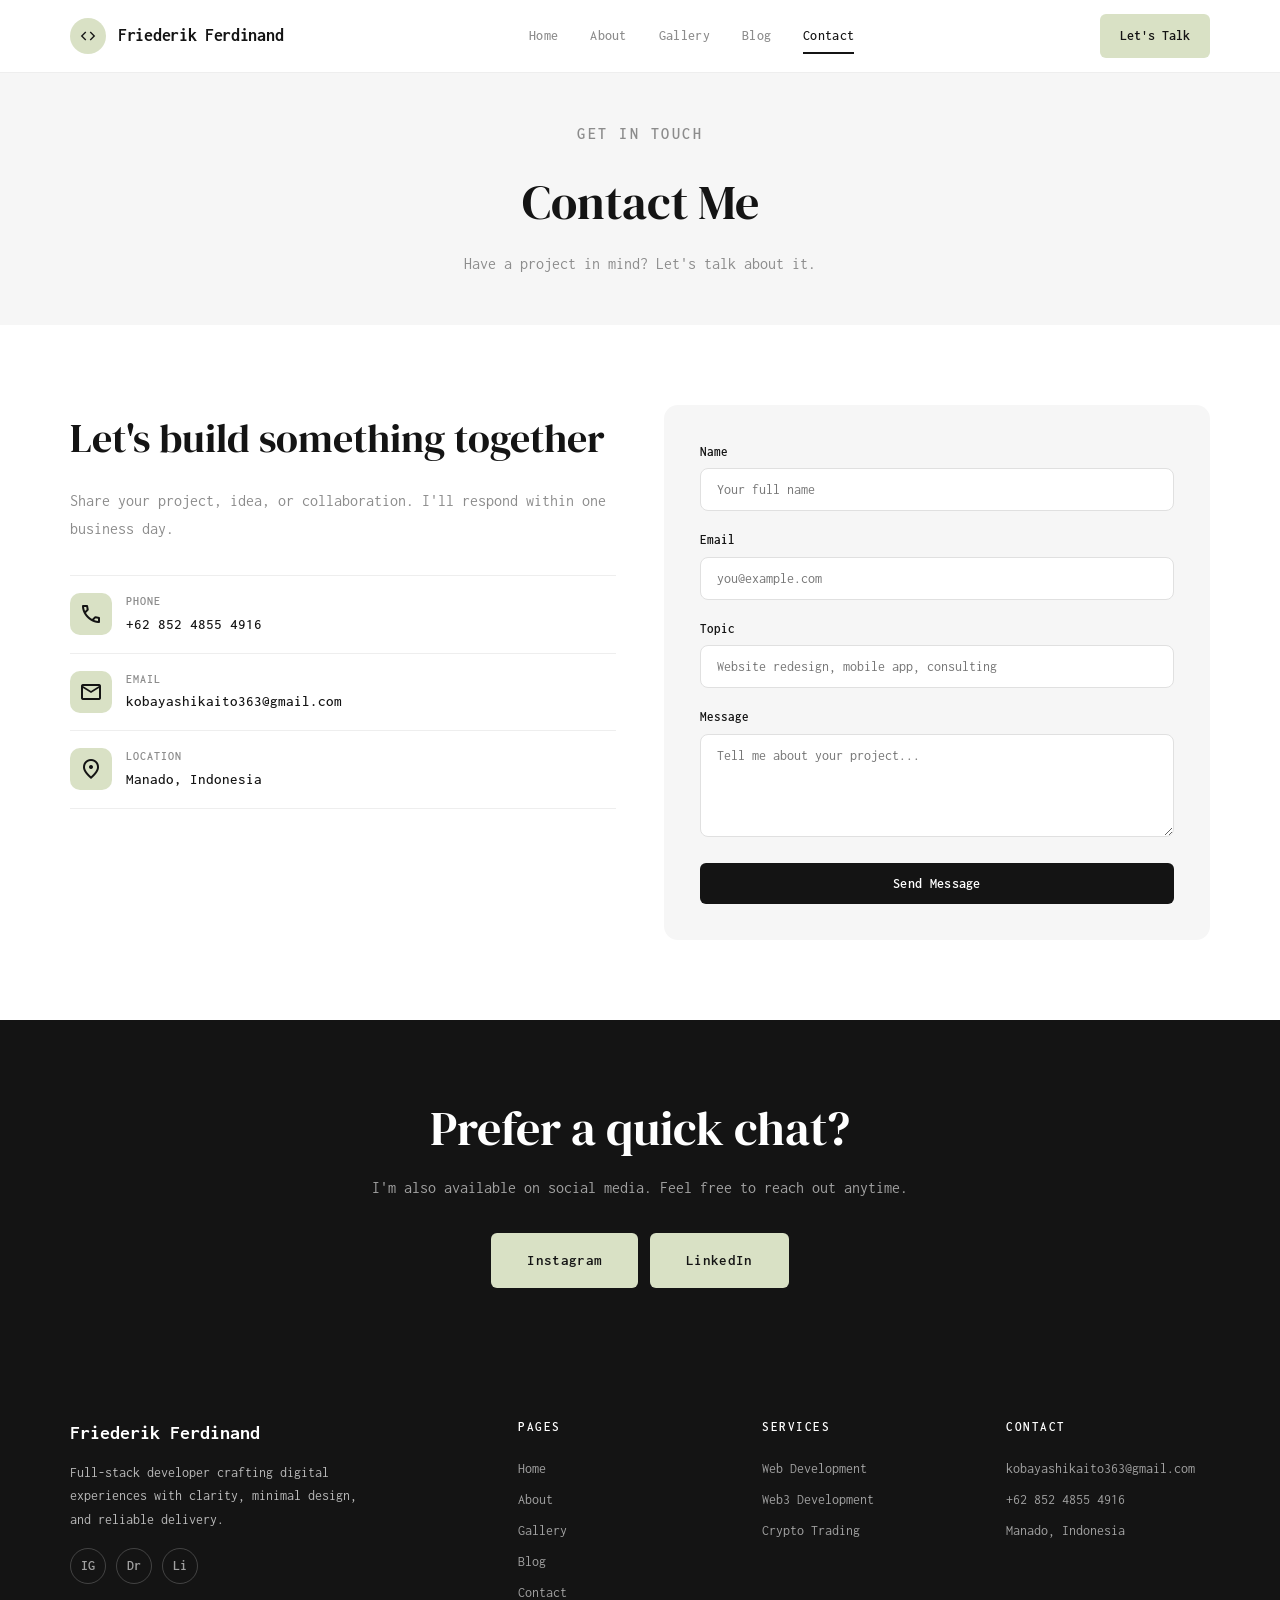
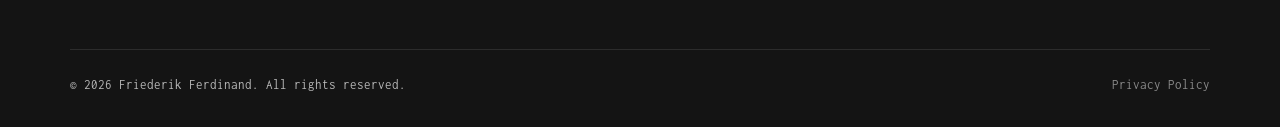
<file: contact.html>
<!DOCTYPE html>
<html lang="en">
<head>
  <meta charset="utf-8" />
  <meta name="viewport" content="width=device-width, initial-scale=1.0" />
  <title>Contact — Friederik Ferdinand</title>
  <link rel="preconnect" href="https://fonts.googleapis.com" />
  <link rel="preconnect" href="https://fonts.gstatic.com" crossorigin />
  <link href="https://fonts.googleapis.com/css2?family=DM+Serif+Display:ital@0;1&family=Inter:wght@300;400;500;600;700&family=Material+Symbols+Outlined:wght,FILL@400,0&display=swap" rel="stylesheet" />
  <link rel="stylesheet" href="css/style.css" />
</head>
<body>
  <div class="page">

    <!-- Header -->
    <header class="navbar" id="navbar">
      <div class="container bar">
        <a class="brand" href="index.html">
          <span class="logo-icon"><span class="material-symbols-outlined" style="font-size:18px">code</span></span>
          <span>Friederik Ferdinand</span>
        </a>
        <nav class="nav-links" id="nav-links">
          <a href="index.html">Home</a>
          <a href="about.html">About</a>
          <a href="gallery.html">Gallery</a>
          <a href="blog.html">Blog</a>
          <a href="contact.html">Contact</a>
        </nav>
        <div class="nav-right">
          <a class="nav-cta" href="contact.html">Let's Talk</a>
          <button class="nav-toggle" id="nav-toggle" aria-label="Menu">
            <span class="material-symbols-outlined">menu</span>
          </button>
        </div>
      </div>
    </header>

    <main>
      <!-- Page Header -->
      <section class="page-header">
        <div class="container">
          <p class="section-label">Get In Touch</p>
          <h1>Contact Me</h1>
          <p>Have a project in mind? Let's talk about it.</p>
        </div>
      </section>

      <!-- Contact Content -->
      <section class="section">
        <div class="container contact-grid">
          <div class="contact-info animate-item" data-animate>
            <h2>Let's build something together</h2>
            <p class="lead">Share your project, idea, or collaboration. I'll respond within one business day.</p>

            <div class="contact-detail">
              <div class="cd-icon"><span class="material-symbols-outlined">call</span></div>
              <div>
                <div class="cd-label">Phone</div>
                <div class="cd-value">+62 852 4855 4916</div>
              </div>
            </div>
            <div class="contact-detail">
              <div class="cd-icon"><span class="material-symbols-outlined">mail</span></div>
              <div>
                <div class="cd-label">Email</div>
                <div class="cd-value">kobayashikaito363@gmail.com</div>
              </div>
            </div>
            <div class="contact-detail">
              <div class="cd-icon"><span class="material-symbols-outlined">location_on</span></div>
              <div>
                <div class="cd-label">Location</div>
                <div class="cd-value">Manado, Indonesia</div>
              </div>
            </div>
          </div>

          <div class="contact-form animate-item" data-animate>
            <form class="form-grid" id="contact-form" data-formspree-endpoint="https://formspree.io/f/xgonznqn">
              <div>
                <label for="name">Name</label>
                <input class="input" id="name" name="name" type="text" placeholder="Your full name" required />
              </div>
              <div>
                <label for="email">Email</label>
                <input class="input" id="email" name="email" type="email" placeholder="you@example.com" required />
              </div>
              <div>
                <label for="topic">Topic</label>
                <input class="input" id="topic" name="topic" type="text" placeholder="Website redesign, mobile app, consulting" />
              </div>
              <div>
                <label for="message">Message</label>
                <textarea class="input" id="message" name="message" rows="5" placeholder="Tell me about your project..." required></textarea>
              </div>
              <button class="btn btn-primary" type="submit" style="width:100%">Send Message</button>
              <div class="alert" id="contact-alert"></div>
            </form>
          </div>
        </div>
      </section>

      <!-- Map / CTA -->
      <section class="cta-banner">
        <div class="container">
          <h2 class="section-title animate-item" data-animate>Prefer a quick chat?</h2>
          <p class="section-subtitle animate-item" data-animate>I'm also available on social media. Feel free to reach out anytime.</p>
          <div style="display:flex;gap:12px;justify-content:center;margin-top:24px" class="animate-item" data-animate>
            <a class="btn btn-sage" href="https://instagram.com">Instagram</a>
            <a class="btn btn-sage" href="https://linkedin.com">LinkedIn</a>
          </div>
        </div>
      </section>
    </main>

    <!-- Footer -->
    <footer class="footer">
      <div class="container">
        <div class="footer-inner">
          <div>
            <div class="footer-brand">Friederik Ferdinand</div>
            <p class="footer-desc">Full-stack developer crafting digital experiences with clarity, minimal design, and reliable delivery.</p>
            <div class="footer-social">
              <a href="https://instagram.com" aria-label="Instagram">IG</a>
              <a href="https://dribbble.com" aria-label="Dribbble">Dr</a>
              <a href="https://linkedin.com" aria-label="LinkedIn">Li</a>
            </div>
          </div>
          <div class="footer-col">
            <h4>Pages</h4>
            <a href="index.html">Home</a>
            <a href="about.html">About</a>
            <a href="gallery.html">Gallery</a>
            <a href="blog.html">Blog</a>
            <a href="contact.html">Contact</a>
          </div>
          <div class="footer-col">
            <h4>Services</h4>
            <a href="#">Web Development</a>
            <a href="#">Web3 Development</a>
            <a href="#">Crypto Trading</a>
          </div>
          <div class="footer-col">
            <h4>Contact</h4>
            <a href="mailto:kobayashikaito363@gmail.com">kobayashikaito363@gmail.com</a>
            <a href="tel:+6285248554916">+62 852 4855 4916</a>
            <a href="#">Manado, Indonesia</a>
          </div>
        </div>
        <div class="footer-bottom">
          <span>&copy; 2026 Friederik Ferdinand. All rights reserved.</span>
          <a href="#">Privacy Policy</a>
        </div>
      </div>
    </footer>

  </div>
  <script src="js/script.js"></script>
</body>
</html>
</file>
<file: css/style.css>
@import url("https://fonts.googleapis.com/css2?family=DM+Serif+Display:ital@0;1&family=Inconsolata:wght@300;400;500;600;700&family=Inter:wght@300;400;500;600;700&display=swap");

/* ── Palette ── */
:root {
  --white: #ffffff;
  --smoke: #f6f6f6;
  --sage: #d9e1c5;
  --sage-dark: #bcc7a3;
  --gray: #8c8c8c;
  --onyx: #141414;
  --font-serif: "DM Serif Display", Georgia, serif;
  --font-sans: "Inconsolata", "Inter", monospace;
}

/* ── Reset ── */
*,
*::before,
*::after {
  box-sizing: border-box;
  margin: 0;
  padding: 0;
}

html {
  scroll-behavior: smooth;
}

body {
  font-family: var(--font-sans);
  background: var(--white);
  color: var(--onyx);
  line-height: 1.65;
  -webkit-font-smoothing: antialiased;
}

a {
  text-decoration: none;
  color: inherit;
  transition: color 0.2s;
}

img {
  display: block;
  max-width: 100%;
  height: auto;
}

ul, ol { list-style: none; }

button {
  font-family: inherit;
  cursor: pointer;
}

.page {
  min-height: 100vh;
  display: flex;
  flex-direction: column;
}

/* ── Container ── */
.container {
  width: min(1140px, 90vw);
  margin: 0 auto;
}

/* ── Section ── */
.section {
  padding: 80px 0;
}

.section--smoke {
  background: var(--smoke);
}

.section-label {
  display: inline-block;
  font-size: 11px;
  font-weight: 600;
  letter-spacing: 2.5px;
  text-transform: uppercase;
  color: var(--gray);
  margin-bottom: 16px;
}

.section-title {
  font-family: var(--font-serif);
  font-size: clamp(32px, 4vw, 48px);
  font-weight: 400;
  line-height: 1.2;
  color: var(--onyx);
  margin-bottom: 16px;
}

.section-subtitle {
  color: var(--gray);
  font-size: 16px;
  max-width: 560px;
  line-height: 1.7;
}

/* ── Header / Navbar ── */
.navbar {
  position: sticky;
  top: 0;
  z-index: 100;
  background: var(--white);
  border-bottom: 1px solid #eee;
  transition: box-shadow 0.3s;
}

.navbar.scrolled {
  box-shadow: 0 2px 20px rgba(0,0,0,0.06);
}

.navbar .bar {
  display: flex;
  align-items: center;
  justify-content: space-between;
  height: 72px;
}

.brand {
  display: flex;
  align-items: center;
  gap: 12px;
  font-weight: 700;
  font-size: 18px;
  letter-spacing: -0.3px;
  color: var(--onyx);
}

.brand .logo-icon {
  width: 36px;
  height: 36px;
  background: var(--sage);
  border-radius: 50%;
  display: grid;
  place-items: center;
  font-size: 16px;
  color: var(--onyx);
}

.nav-links {
  display: flex;
  align-items: center;
  gap: 32px;
}

.nav-links a {
  font-size: 14px;
  font-weight: 500;
  color: var(--gray);
  letter-spacing: 0.3px;
  padding: 4px 0;
  position: relative;
  transition: color 0.2s;
}

.nav-links a::after {
  content: "";
  position: absolute;
  bottom: -2px;
  left: 0;
  width: 0;
  height: 1.5px;
  background: var(--onyx);
  transition: width 0.25s ease;
}

.nav-links a:hover,
.nav-links a.active {
  color: var(--onyx);
}

.nav-links a:hover::after,
.nav-links a.active::after {
  width: 100%;
}

.nav-right {
  display: flex;
  align-items: center;
  gap: 16px;
}

.nav-cta {
  display: inline-flex;
  align-items: center;
  gap: 6px;
  font-size: 14px;
  font-weight: 600;
  color: var(--onyx);
  background: var(--sage);
  border: none;
  border-radius: 6px;
  padding: 10px 20px;
  transition: background 0.2s;
}

.nav-cta:hover {
  background: var(--sage-dark);
}

.nav-toggle {
  display: none;
  background: none;
  border: 1px solid #eee;
  border-radius: 8px;
  width: 42px;
  height: 42px;
  align-items: center;
  justify-content: center;
  color: var(--onyx);
  font-size: 22px;
}

.nav-toggle .material-symbols-outlined {
  display: block;
  width: 18px;
  height: 2px;
  background: currentColor;
  border-radius: 999px;
  font-size: 0;
  line-height: 0;
  color: inherit;
  position: relative;
  transition: background-color 0.2s ease, transform 0.28s ease;
}

.nav-toggle .material-symbols-outlined::before,
.nav-toggle .material-symbols-outlined::after {
  content: "";
  position: absolute;
  left: 0;
  width: 18px;
  height: 2px;
  background: currentColor;
  border-radius: 999px;
  transition: transform 0.28s ease, top 0.28s ease, opacity 0.2s ease;
}

.nav-toggle .material-symbols-outlined::before {
  top: -6px;
}

.nav-toggle .material-symbols-outlined::after {
  top: 6px;
}

.nav-toggle.is-active .material-symbols-outlined {
  background-color: transparent;
}

.nav-toggle.is-active .material-symbols-outlined::before {
  top: 0;
  transform: rotate(45deg);
}

.nav-toggle.is-active .material-symbols-outlined::after {
  top: 0;
  transform: rotate(-45deg);
}

/* ── Hero ── */
.hero {
  padding: 60px 0 80px;
}

.hero-inner {
  display: grid;
  grid-template-columns: 1fr 1fr;
  gap: 48px;
  align-items: center;
}

.hero-label {
  display: inline-block;
  font-size: 11px;
  font-weight: 600;
  letter-spacing: 2.5px;
  text-transform: uppercase;
  color: var(--gray);
  margin-bottom: 20px;
}

.hero-title {
  font-family: var(--font-serif);
  font-size: clamp(40px, 5.5vw, 72px);
  font-weight: 400;
  line-height: 1.08;
  color: var(--onyx);
  margin-bottom: 24px;
}

.hero-title em {
  font-style: italic;
}

.hero-desc {
  color: var(--gray);
  font-size: 16px;
  line-height: 1.75;
  max-width: 460px;
  margin-bottom: 32px;
}

.hero-actions {
  display: flex;
  gap: 16px;
  flex-wrap: wrap;
}

.hero-portrait {
  position: relative;
}

.hero-portrait .img-wrap {
  position: relative;
  border-radius: 16px;
  overflow: hidden;
  aspect-ratio: 4 / 5;
  background: var(--smoke);
}

.hero-portrait .img-wrap .img-bg {
  width: 100%;
  height: 100%;
  background-size: cover;
  background-position: center;
}

.hero-portrait .accent-block {
  position: absolute;
  bottom: -16px;
  left: -16px;
  width: 120px;
  height: 120px;
  background: var(--sage);
  border-radius: 12px;
  z-index: -1;
}

.hero-stats {
  display: flex;
  gap: 40px;
  margin-top: 40px;
  padding-top: 32px;
  border-top: 1px solid #eee;
}

.hero-stat .num {
  font-family: var(--font-serif);
  font-size: 36px;
  color: var(--onyx);
  line-height: 1;
}

.hero-stat .txt {
  font-size: 13px;
  color: var(--gray);
  margin-top: 4px;
}

/* ── Buttons ── */
.btn {
  display: inline-flex;
  align-items: center;
  justify-content: center;
  gap: 8px;
  font-family: var(--font-sans);
  font-size: 14px;
  font-weight: 600;
  letter-spacing: 0.3px;
  padding: 13px 28px;
  border-radius: 6px;
  border: none;
  cursor: pointer;
  transition: all 0.2s ease;
}

.btn-primary {
  background: var(--onyx);
  color: var(--white);
}

.btn-primary:hover {
  background: #2a2a2a;
}

.btn-outline {
  background: transparent;
  color: var(--onyx);
  border: 1.5px solid var(--onyx);
}

.btn-outline:hover {
  background: var(--onyx);
  color: var(--white);
}

.btn-sage {
  background: var(--sage);
  color: var(--onyx);
}

.btn-sage:hover {
  background: var(--sage-dark);
}

/* ── Service cards ── */
.services-grid {
  display: grid;
  grid-template-columns: repeat(3, 1fr);
  gap: 24px;
}

.service-card {
  background: var(--white);
  border: 1px solid #eee;
  border-radius: 12px;
  padding: 32px 28px;
  transition: border-color 0.25s, transform 0.25s;
}

.service-card:hover {
  border-color: var(--sage);
  transform: translateY(-4px);
}

.service-card .icon {
  width: 48px;
  height: 48px;
  background: var(--sage);
  border-radius: 10px;
  display: grid;
  place-items: center;
  margin-bottom: 20px;
  color: var(--onyx);
  font-size: 22px;
}

.service-card h3 {
  font-family: var(--font-serif);
  font-size: 22px;
  font-weight: 400;
  margin-bottom: 10px;
}

.service-card p {
  color: var(--gray);
  font-size: 14px;
  line-height: 1.7;
}

/* ── Project cards ── */
.projects-grid {
  display: grid;
  grid-template-columns: repeat(2, 1fr);
  gap: 28px;
}

.project-card {
  background: var(--white);
  border: 1px solid #eee;
  border-radius: 14px;
  overflow: hidden;
  transition: border-color 0.25s, transform 0.25s;
}

.project-card:hover {
  border-color: var(--sage);
  transform: translateY(-4px);
}

.project-thumb {
  position: relative;
  aspect-ratio: 16 / 10;
  overflow: hidden;
  background: var(--smoke);
}

.project-thumb .thumb-bg {
  width: 100%;
  height: 100%;
  background-size: cover;
  background-position: center;
  transition: transform 0.4s;
}

.project-card:hover .project-thumb .thumb-bg {
  transform: scale(1.04);
}

.project-body {
  padding: 24px 28px;
}

.project-tags {
  display: flex;
  gap: 8px;
  margin-bottom: 12px;
}

.project-tag {
  font-size: 11px;
  font-weight: 600;
  letter-spacing: 1px;
  text-transform: uppercase;
  color: var(--gray);
  background: var(--smoke);
  padding: 4px 10px;
  border-radius: 4px;
}

.project-body h3 {
  font-family: var(--font-serif);
  font-size: 22px;
  font-weight: 400;
  margin-bottom: 8px;
}

.project-body p {
  color: var(--gray);
  font-size: 14px;
  line-height: 1.7;
  margin-bottom: 16px;
}

.project-link {
  display: inline-flex;
  align-items: center;
  gap: 6px;
  font-size: 14px;
  font-weight: 600;
  color: var(--onyx);
  transition: gap 0.2s;
}

.project-link:hover {
  gap: 10px;
}

/* ── Testimonials ── */
.testimonials-grid {
  display: grid;
  grid-template-columns: repeat(2, 1fr);
  gap: 28px;
}

.testimonial-card {
  background: var(--white);
  border: 1px solid #eee;
  border-radius: 14px;
  padding: 32px;
}

.testimonial-card .stars {
  color: #e4b84e;
  font-size: 16px;
  margin-bottom: 16px;
  letter-spacing: 2px;
}

.testimonial-card blockquote {
  font-size: 15px;
  line-height: 1.75;
  color: #555;
  margin-bottom: 20px;
  font-style: italic;
}

.testimonial-author {
  display: flex;
  align-items: center;
  gap: 12px;
}

.testimonial-author .avatar {
  width: 44px;
  height: 44px;
  border-radius: 50%;
  background: var(--sage);
  display: grid;
  place-items: center;
  font-weight: 700;
  font-size: 16px;
  color: var(--onyx);
}

.testimonial-author .name {
  font-weight: 600;
  font-size: 15px;
}

.testimonial-author .role {
  font-size: 13px;
  color: var(--gray);
}

/* ── CTA Banner ── */
.cta-banner {
  padding: 80px 0;
  background: var(--onyx);
  color: var(--white);
  text-align: center;
}

.cta-banner .section-title {
  color: var(--white);
}

.cta-banner .section-subtitle {
  color: rgba(255,255,255,0.6);
  margin: 0 auto 32px;
}

.cta-banner .btn-sage {
  font-size: 15px;
  padding: 15px 36px;
}

/* ── About page ── */
.about-section {
  padding-top: 120px;
}

.about-intro {
  display: grid;
  grid-template-columns: 5fr 6fr;
  gap: 60px;
  align-items: start;
}

.about-img {
  position: relative;
}

.about-img img {
  display: block;
  width: 100%;
  max-width: 480px;
  border-radius: 0;
  position: relative;
  z-index: 1;
}

.about-img-accent {
  position: absolute;
  bottom: -20px;
  right: -20px;
  width: 55%;
  height: 55%;
  background: var(--sage);
  z-index: 0;
  border-radius: 0;
}

.about-heading {
  font-family: var(--font-serif);
  font-size: clamp(36px, 5vw, 56px);
  font-weight: 400;
  line-height: 1.1;
  margin-bottom: 24px;
}

.about-subtitle {
  font-size: 16px;
  margin-bottom: 12px;
  letter-spacing: 0.3px;
}

.about-lead {
  color: var(--gray);
  font-size: 15px;
  line-height: 1.75;
  margin-bottom: 24px;
}

.about-skills {
  display: flex;
  flex-wrap: wrap;
  gap: 8px 24px;
  align-items: center;
  margin-bottom: 24px;
  padding: 16px 0;
  border-top: 1px solid #eee;
  border-bottom: 1px solid #eee;
}

.skill-label {
  font-weight: 600;
  font-size: 14px;
  margin-right: 8px;
}

.skill-item {
  display: inline-flex;
  align-items: center;
  gap: 4px;
  font-size: 14px;
  color: var(--onyx);
}

.skill-check {
  font-size: 18px;
  color: var(--sage-dark);
}

.about-desc {
  color: var(--gray);
  font-size: 15px;
  line-height: 1.75;
  margin-bottom: 32px;
}

.about-actions {
  display: flex;
  gap: 14px;
  flex-wrap: wrap;
}

/* ── Horizontal Timeline ── */
.htimeline {
  display: grid;
  grid-template-columns: repeat(4, 1fr);
  gap: 32px;
}

.htimeline-item {
  border-top: 2px solid #e0e0e0;
  padding-top: 20px;
}

.ht-label {
  font-size: 11px;
  font-weight: 600;
  letter-spacing: 2px;
  text-transform: uppercase;
  color: var(--gray);
  margin-bottom: 12px;
}

.ht-year {
  font-family: var(--font-serif);
  font-size: clamp(40px, 5vw, 64px);
  font-weight: 400;
  color: var(--sage-dark);
  line-height: 1;
  margin-bottom: 12px;
}

.ht-title {
  font-family: var(--font-serif);
  font-size: 18px;
  font-weight: 400;
  margin-bottom: 10px;
}

.ht-desc {
  font-size: 14px;
  color: var(--gray);
  line-height: 1.7;
}

/* ── Blog page ── */
.blog-grid {
  display: grid;
  grid-template-columns: repeat(3, 1fr);
  gap: 28px;
}

.blog-card {
  background: var(--white);
  border: 1px solid #eee;
  border-radius: 14px;
  overflow: hidden;
  display: flex;
  flex-direction: column;
  transition: border-color 0.25s, transform 0.25s;
}

.blog-card:hover {
  border-color: var(--sage);
  transform: translateY(-4px);
}

.blog-card .thumb {
  aspect-ratio: 16 / 10;
  overflow: hidden;
  background: var(--smoke);
}

.blog-card .thumb .thumb-bg {
  width: 100%;
  height: 100%;
  background-size: cover;
  background-position: center;
  transition: transform 0.4s;
}

.blog-card:hover .thumb .thumb-bg {
  transform: scale(1.04);
}

.blog-card .body {
  padding: 22px 24px;
  flex: 1;
  display: flex;
  flex-direction: column;
}

.blog-card .meta {
  display: flex;
  align-items: center;
  gap: 10px;
  font-size: 12px;
  color: var(--gray);
  margin-bottom: 10px;
}

.blog-card .meta .dot {
  width: 4px;
  height: 4px;
  border-radius: 50%;
  background: #ccc;
}

.blog-card .tag {
  display: inline-block;
  font-size: 11px;
  font-weight: 600;
  letter-spacing: 1px;
  text-transform: uppercase;
  color: var(--onyx);
  background: var(--sage);
  padding: 3px 10px;
  border-radius: 4px;
  margin-bottom: 12px;
  width: fit-content;
}

.blog-card h3 {
  font-family: var(--font-serif);
  font-size: 20px;
  font-weight: 400;
  margin-bottom: 8px;
  line-height: 1.3;
}

.blog-card .desc {
  color: var(--gray);
  font-size: 14px;
  line-height: 1.7;
  margin-bottom: 16px;
}

.blog-card .read-more {
  margin-top: auto;
  display: inline-flex;
  align-items: center;
  gap: 6px;
  font-size: 14px;
  font-weight: 600;
  color: var(--onyx);
  transition: gap 0.2s;
}

.blog-card .read-more:hover {
  gap: 10px;
}

/* ── Search & Filters ── */
.filter-bar {
  display: flex;
  gap: 16px;
  flex-wrap: wrap;
  align-items: center;
  margin-bottom: 32px;
}

.search-wrap {
  position: relative;
  flex: 1;
  min-width: 240px;
}

.search-wrap .material-symbols-outlined {
  position: absolute;
  left: 14px;
  top: 50%;
  transform: translateY(-50%);
  color: var(--gray);
  font-size: 20px;
}

.search-wrap input {
  width: 100%;
  padding: 12px 16px 12px 44px;
  border: 1px solid #eee;
  border-radius: 8px;
  font-family: var(--font-sans);
  font-size: 14px;
  color: var(--onyx);
  background: var(--white);
  transition: border-color 0.2s;
}

.search-wrap input:focus {
  outline: none;
  border-color: var(--sage-dark);
}

.chip-row {
  display: flex;
  flex-wrap: wrap;
  gap: 8px;
}

.chip {
  font-family: var(--font-sans);
  font-size: 13px;
  font-weight: 500;
  padding: 8px 18px;
  border: 1px solid #eee;
  border-radius: 999px;
  background: var(--white);
  color: var(--gray);
  cursor: pointer;
  transition: all 0.2s;
}

.chip:hover {
  border-color: var(--sage);
  color: var(--onyx);
}

.chip.active {
  background: var(--sage);
  border-color: var(--sage);
  color: var(--onyx);
  font-weight: 600;
}

/* ── Gallery ── */
.gallery-grid {
  display: grid;
  grid-template-columns: repeat(auto-fill, minmax(280px, 1fr));
  gap: 20px;
}

.gallery-item {
  position: relative;
  border-radius: 12px;
  overflow: hidden;
  aspect-ratio: 4 / 3;
  background: var(--smoke);
  cursor: pointer;
  transition: transform 0.3s;
}

.gallery-item:hover {
  transform: translateY(-4px);
}

.gallery-item img {
  width: 100%;
  height: 100%;
  object-fit: cover;
  transition: transform 0.4s;
}

.gallery-item:hover img {
  transform: scale(1.05);
}

.gallery-caption {
  position: absolute;
  bottom: 0;
  left: 0;
  right: 0;
  padding: 16px;
  background: linear-gradient(transparent, rgba(0,0,0,0.6));
  color: var(--white);
  font-size: 14px;
  font-weight: 600;
}

body.modal-open {
  overflow: hidden;
}

.gallery-modal {
  position: fixed;
  inset: 0;
  z-index: 999;
  display: grid;
  place-items: center;
  opacity: 0;
  visibility: hidden;
  pointer-events: none;
  transition: opacity 0.28s ease;
}

.gallery-modal.is-visible {
  visibility: visible;
  pointer-events: auto;
}

.gallery-modal.open {
  opacity: 1;
}

.gallery-modal__backdrop {
  position: absolute;
  inset: 0;
  background: rgba(8, 8, 8, 0.72);
  backdrop-filter: blur(2px);
  opacity: 0;
  transition: opacity 0.3s ease;
}

.gallery-modal__panel {
  position: relative;
  width: min(920px, 92vw);
  max-height: 88vh;
  background: var(--white);
  border-radius: 14px;
  overflow: hidden;
  box-shadow: 0 20px 50px rgba(0, 0, 0, 0.35);
  z-index: 1;
  transform: translateY(18px) scale(0.965);
  opacity: 0;
  transition: transform 0.34s cubic-bezier(0.22, 1, 0.36, 1), opacity 0.3s ease;
}

.gallery-modal.open .gallery-modal__backdrop {
  opacity: 1;
}

.gallery-modal.open .gallery-modal__panel {
  transform: translateY(0) scale(1);
  opacity: 1;
}

.gallery-modal__close {
  position: absolute;
  top: 12px;
  right: 12px;
  width: 36px;
  height: 36px;
  border: 1px solid #ddd;
  border-radius: 999px;
  background: rgba(255, 255, 255, 0.96);
  color: var(--onyx);
  font-size: 24px;
  line-height: 1;
  display: grid;
  place-items: center;
  z-index: 2;
}

.gallery-modal__image {
  width: 100%;
  max-height: min(65vh, 640px);
  object-fit: cover;
  background: var(--smoke);
}

.gallery-modal__meta {
  padding: 18px 20px 22px;
}

.gallery-modal__category {
  font-size: 12px;
  text-transform: uppercase;
  letter-spacing: 1.2px;
  color: var(--gray);
  margin-bottom: 8px;
}

.gallery-modal__title {
  font-family: var(--font-serif);
  font-size: clamp(24px, 3vw, 34px);
  font-weight: 400;
  line-height: 1.2;
  color: var(--onyx);
}

.gallery-modal__description {
  margin-top: 10px;
  color: var(--gray);
  font-size: 15px;
  line-height: 1.7;
  max-width: 72ch;
}

/* ── Contact ── */
.contact-grid {
  display: grid;
  grid-template-columns: 1fr 1fr;
  gap: 48px;
  align-items: start;
}

.contact-info h2 {
  font-family: var(--font-serif);
  font-size: clamp(28px, 3.5vw, 40px);
  font-weight: 400;
  margin-bottom: 16px;
}

.contact-info .lead {
  color: var(--gray);
  font-size: 16px;
  line-height: 1.75;
  margin-bottom: 32px;
}

.contact-detail {
  display: flex;
  align-items: center;
  gap: 14px;
  padding: 16px 0;
  border-bottom: 1px solid #eee;
}

.contact-detail:first-of-type {
  border-top: 1px solid #eee;
}

.contact-detail .cd-icon {
  width: 42px;
  height: 42px;
  flex-shrink: 0;
  background: var(--sage);
  border-radius: 10px;
  display: grid;
  place-items: center;
  font-size: 20px;
  color: var(--onyx);
}

.contact-detail .cd-label {
  font-size: 12px;
  font-weight: 600;
  text-transform: uppercase;
  letter-spacing: 1px;
  color: var(--gray);
}

.contact-detail .cd-value {
  font-size: 15px;
  font-weight: 500;
  color: var(--onyx);
}

.contact-form {
  background: var(--smoke);
  border-radius: 14px;
  padding: 36px;
}

.form-grid {
  display: grid;
  gap: 18px;
}

.form-grid label {
  display: block;
  font-size: 13px;
  font-weight: 600;
  color: var(--onyx);
  margin-bottom: 6px;
}

.input {
  width: 100%;
  padding: 13px 16px;
  border: 1px solid #e0e0e0;
  border-radius: 8px;
  font-family: var(--font-sans);
  font-size: 14px;
  color: var(--onyx);
  background: var(--white);
  transition: border-color 0.2s;
}

.input:focus {
  outline: none;
  border-color: var(--sage-dark);
  box-shadow: 0 0 0 3px rgba(217,225,197,0.3);
}

textarea.input {
  resize: vertical;
  min-height: 100px;
}

.alert {
  margin-top: 12px;
  padding: 12px 16px;
  border-radius: 8px;
  font-weight: 600;
  font-size: 14px;
  display: none;
}

/* ── Footer ── */
.footer {
  margin-top: auto;
  background: var(--onyx);
  color: rgba(255,255,255,0.7);
  padding: 48px 0 32px;
}

.footer-inner {
  display: grid;
  grid-template-columns: 2fr 1fr 1fr 1fr;
  gap: 40px;
  margin-bottom: 40px;
}

.footer-brand {
  font-size: 20px;
  font-weight: 700;
  color: var(--white);
  margin-bottom: 12px;
}

.footer-desc {
  font-size: 14px;
  line-height: 1.7;
  max-width: 300px;
}

.footer-col h4 {
  font-size: 13px;
  font-weight: 600;
  color: var(--white);
  margin-bottom: 16px;
  text-transform: uppercase;
  letter-spacing: 1.5px;
}

.footer-col a {
  display: block;
  font-size: 14px;
  color: rgba(255,255,255,0.6);
  padding: 4px 0;
  transition: color 0.2s;
}

.footer-col a:hover {
  color: var(--sage);
}

.footer-social {
  display: flex;
  gap: 10px;
  margin-top: 16px;
}

.footer-social a {
  width: 36px;
  height: 36px;
  border-radius: 50%;
  border: 1px solid rgba(255,255,255,0.2);
  display: grid;
  place-items: center;
  font-size: 14px;
  font-weight: 600;
  color: rgba(255,255,255,0.6);
  transition: all 0.2s;
}

.footer-social a:hover {
  background: var(--sage);
  border-color: var(--sage);
  color: var(--onyx);
}

.footer-bottom {
  border-top: 1px solid rgba(255,255,255,0.1);
  padding-top: 24px;
  display: flex;
  justify-content: space-between;
  align-items: center;
  font-size: 13px;
}

.footer-bottom a {
  color: rgba(255,255,255,0.5);
}

.footer-bottom a:hover {
  color: var(--sage);
}

/* ── Page header banner ── */
.page-header {
  background: var(--smoke);
  padding: 48px 0;
  text-align: center;
}

.page-header h1 {
  font-family: var(--font-serif);
  font-size: clamp(32px, 4vw, 48px);
  font-weight: 400;
  margin-bottom: 8px;
}

.page-header p {
  color: var(--gray);
  font-size: 16px;
}

/* ── Article page ── */
.article-section {
  padding-top: 48px;
}

.article-layout {
  max-width: 860px;
}

.article-backlink {
  display: inline-flex;
  align-items: center;
  gap: 8px;
  margin-bottom: 24px;
  color: var(--gray);
  font-size: 14px;
  font-weight: 600;
  transition: gap 0.2s ease, color 0.2s ease;
}

.article-backlink:hover {
  gap: 12px;
  color: var(--onyx);
}

.article-hero {
  margin-bottom: 24px;
}

.article-hero__image {
  width: 100%;
  aspect-ratio: 16 / 9;
  border-radius: 18px;
  background-color: var(--smoke);
  background-size: cover;
  background-position: center;
}

.article-meta-row {
  display: flex;
  flex-wrap: wrap;
  justify-content: space-between;
  gap: 16px;
  align-items: center;
  margin-bottom: 28px;
  padding-bottom: 20px;
  border-bottom: 1px solid #eee;
}

.article-tag {
  display: inline-block;
  font-size: 11px;
  font-weight: 600;
  letter-spacing: 1px;
  text-transform: uppercase;
  color: var(--onyx);
  background: var(--sage);
  padding: 5px 10px;
  border-radius: 4px;
}

.article-meta {
  display: flex;
  align-items: center;
  gap: 10px;
  color: var(--gray);
  font-size: 13px;
}

.article-meta .dot {
  width: 4px;
  height: 4px;
  border-radius: 50%;
  background: #ccc;
}

.article-content {
  color: #3a3a3a;
  font-size: 16px;
  line-height: 1.85;
}

.article-content h2 {
  font-family: var(--font-serif);
  font-size: clamp(26px, 3vw, 34px);
  font-weight: 400;
  line-height: 1.2;
  margin: 34px 0 12px;
  color: var(--onyx);
}

.article-content p + p {
  margin-top: 14px;
}

.article-empty-state {
  text-align: center;
}

/* ── Animations ── */
.animate-item {
  opacity: 0;
  transform: translateY(24px);
  transition: opacity 0.6s ease, transform 0.6s ease;
}

.animate-item.is-visible {
  opacity: 1;
  transform: translateY(0);
}

.hidden {
  display: none !important;
}

/* ── Responsive ── */
@media (max-width: 960px) {
  .hero-inner { grid-template-columns: 1fr; gap: 40px; }
  .hero-portrait { max-width: 400px; }
  .services-grid { grid-template-columns: 1fr; }
  .projects-grid { grid-template-columns: 1fr; }
  .testimonials-grid { grid-template-columns: 1fr; }
  .about-intro { grid-template-columns: 1fr; gap: 40px; }
  .about-img { max-width: 400px; }
  .htimeline { grid-template-columns: 1fr 1fr; }
  .contact-grid { grid-template-columns: 1fr; }
  .blog-grid { grid-template-columns: 1fr; }
  .footer-inner { grid-template-columns: 1fr 1fr; gap: 32px; }

  .nav-links {
    position: fixed;
    top: 72px;
    left: 0;
    right: 0;
    background: var(--white);
    flex-direction: column;
    padding: 24px;
    gap: 16px;
    border-bottom: 1px solid #eee;
    box-shadow: 0 8px 24px rgba(0,0,0,0.08);
    display: flex;
    opacity: 0;
    visibility: hidden;
    pointer-events: none;
    transform: translateY(-12px);
    transition: opacity 0.24s ease, transform 0.24s ease, visibility 0.24s ease;
    z-index: 99;
  }

  .nav-links.open {
    opacity: 1;
    visibility: visible;
    pointer-events: auto;
    transform: translateY(0);
  }

  .nav-cta { display: none; }
  .nav-toggle { display: inline-flex; }
}

@media (max-width: 720px) {
  .section { padding: 56px 0; }
  .hero { padding: 40px 0 56px; }
  .hero-stats { flex-wrap: wrap; gap: 24px; }
  .footer-inner { grid-template-columns: 1fr; gap: 28px; }
  .footer-bottom { flex-direction: column; gap: 8px; text-align: center; }

  .htimeline { grid-template-columns: 1fr; }

  .gallery-grid { grid-template-columns: 1fr 1fr; }
  .filter-bar { flex-direction: column; align-items: stretch; }
  .article-meta-row { align-items: flex-start; }
}

@media (max-width: 480px) {
  .gallery-grid { grid-template-columns: 1fr; }
}
</file>
